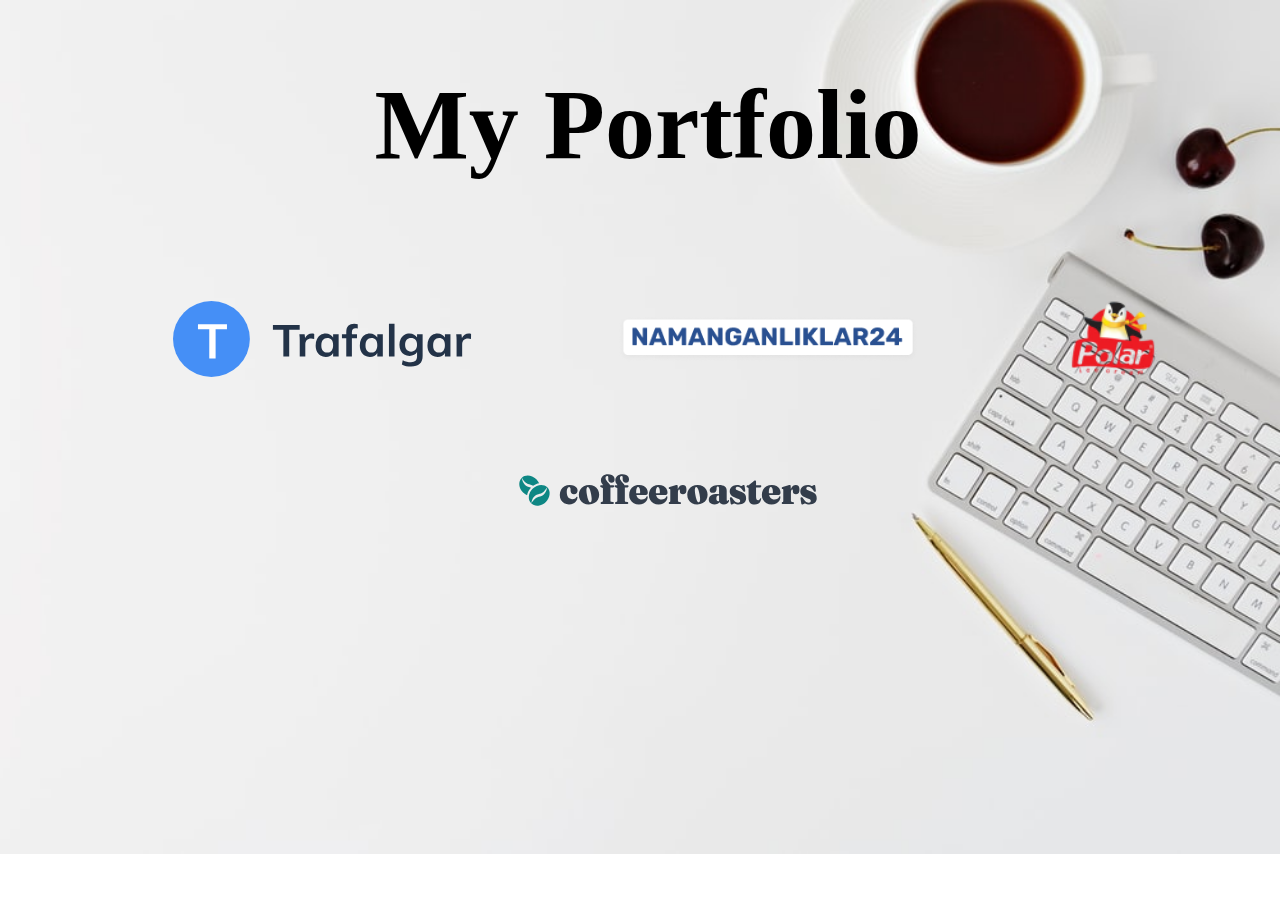
<file: index.html>
<!DOCTYPE html>
<html lang="en">
<head>
    <meta charset="UTF-8">
    <meta http-equiv="X-UA-Compatible" content="IE=edge">
    <meta name="viewport" content="width=device-width, initial-scale=1.0">
    <link rel="stylesheet" href="./css/main.css">
    <title>My Portfolio</title>
</head>
<body>
    <h1 class="heading">
        My Portfolio
    </h1>
    <div class="container">
        <ul class="sites-list">

            <li class="sites-item">
                <a href="./Trafalgar/trafalgar.html">
                    <img src="./img/trafalgar.svg" alt="logo trafalgar" width="300">
                </a>                
            </li>

            <li class="sites-item">
                <a href="./Namanganliklar24/politika.html">
                    <img src="./img/namanganlikar.png" alt="logo Namanganliklar24" width="300">
                </a>                
            </li>

            <li class="sites-item">
                <a href="./Polar/index.html">
                    <img src="./img/polar.png" alt="logo polar" width="100">
                </a>               
            </li>
            <li class="sites-item">
                <a href="./Cofeeroesters/Home_page/index.html">
                    <img src="./img/site-logo.svg" alt="logo cofeeroesters" width="300">
                </a>               
            </li>
            
        </ul>
    </div>
</body>
</html>
</file>
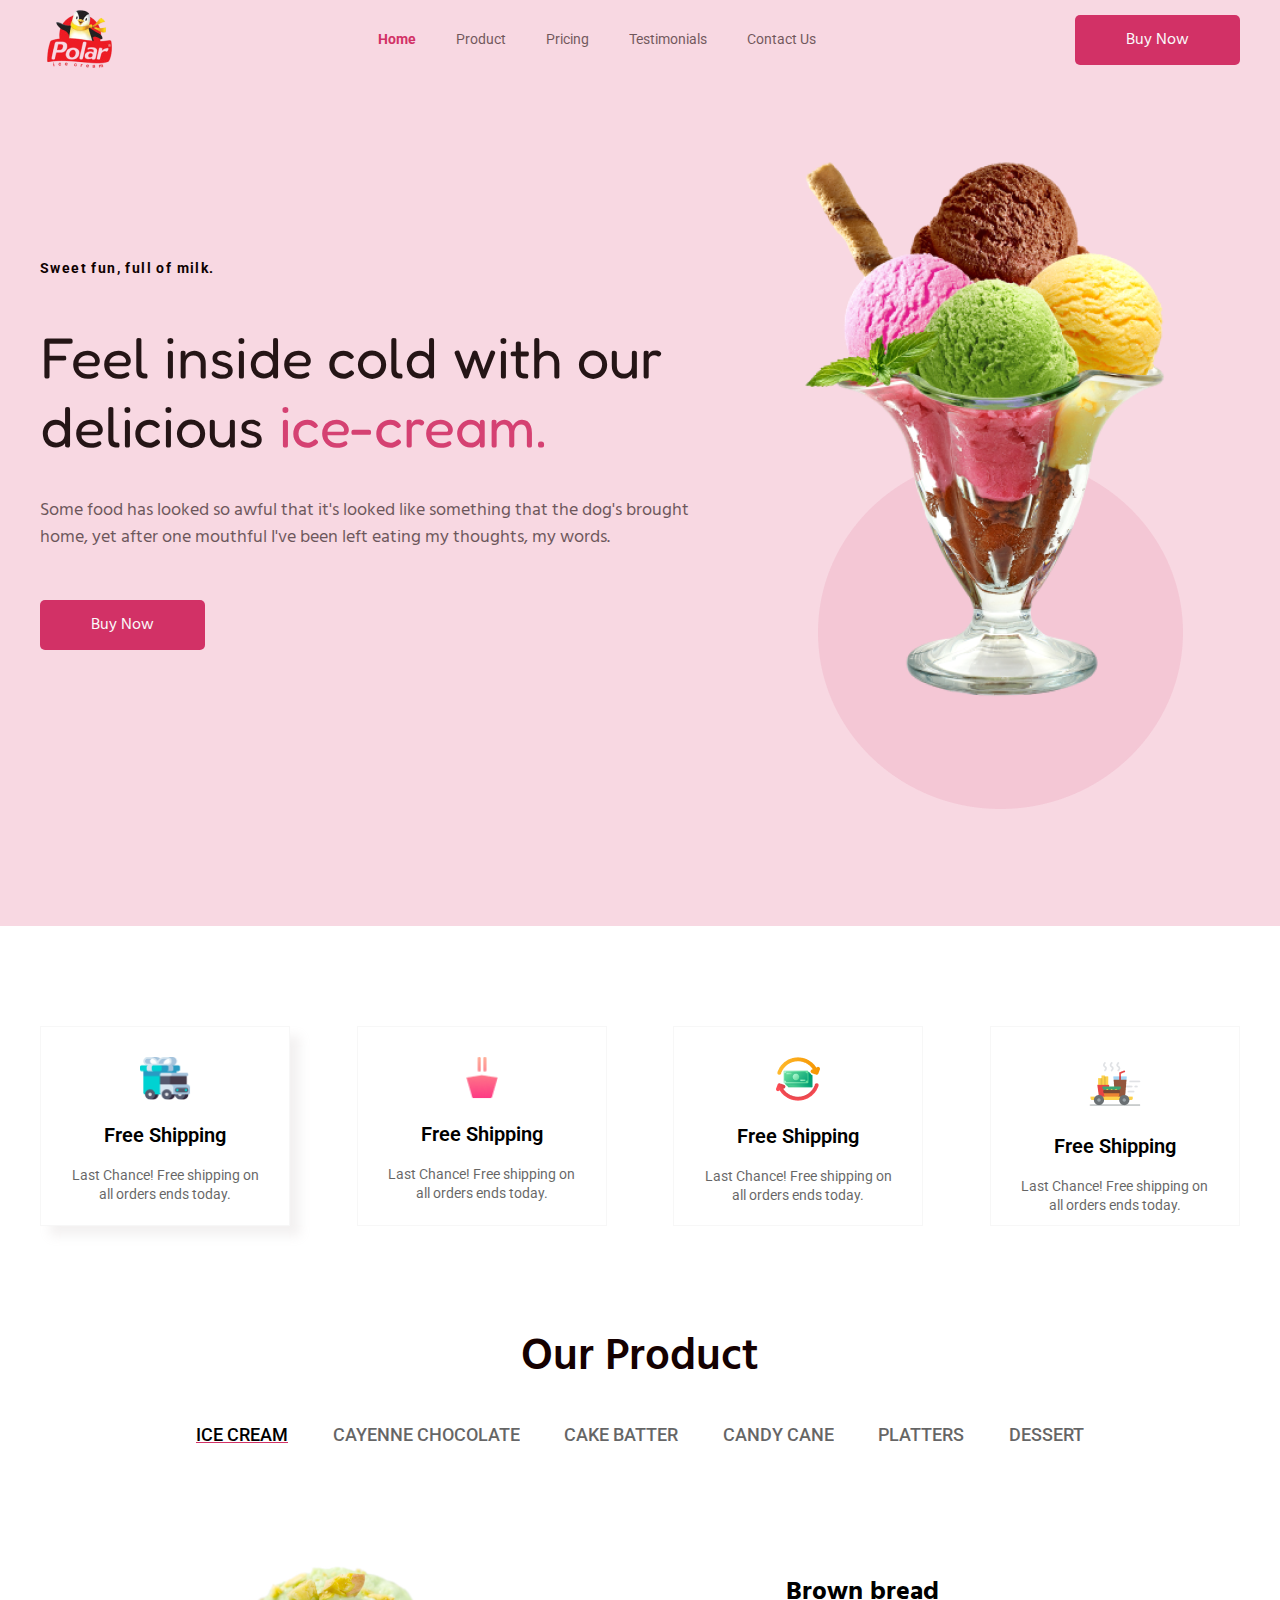
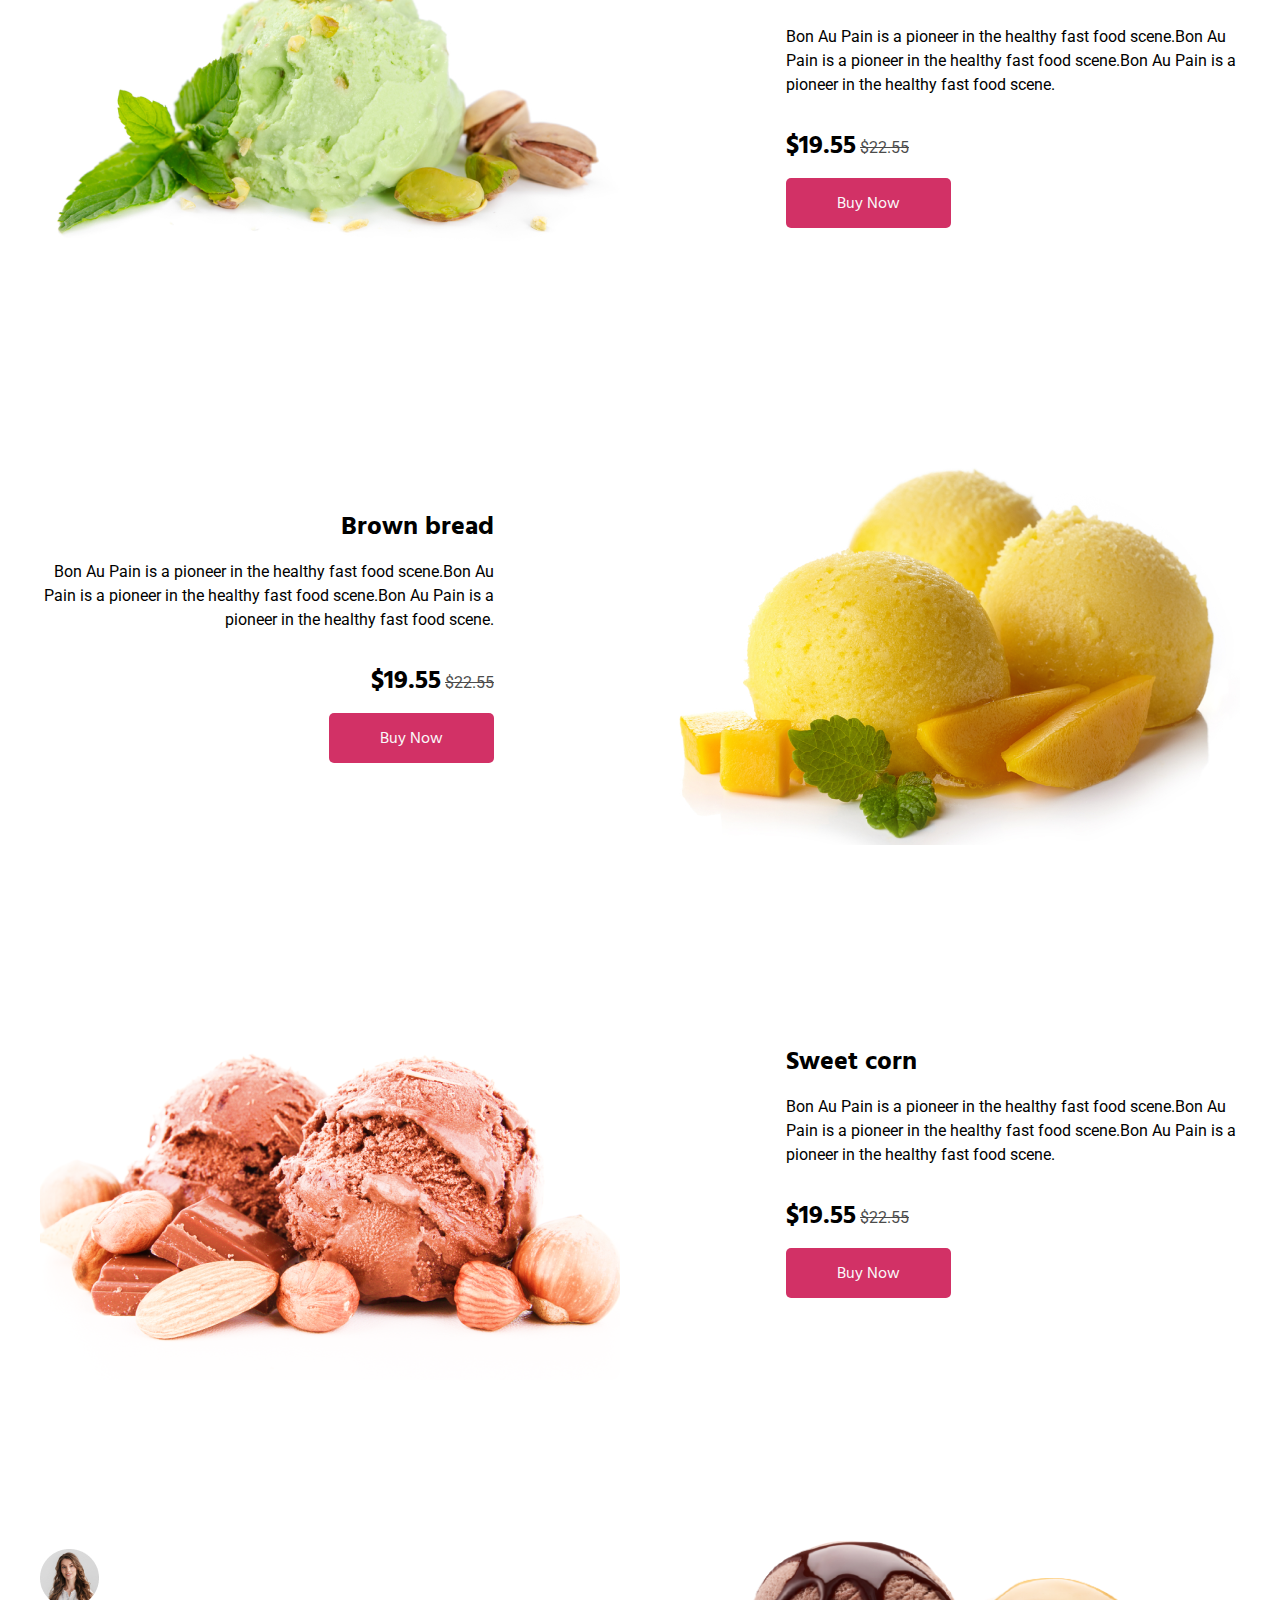
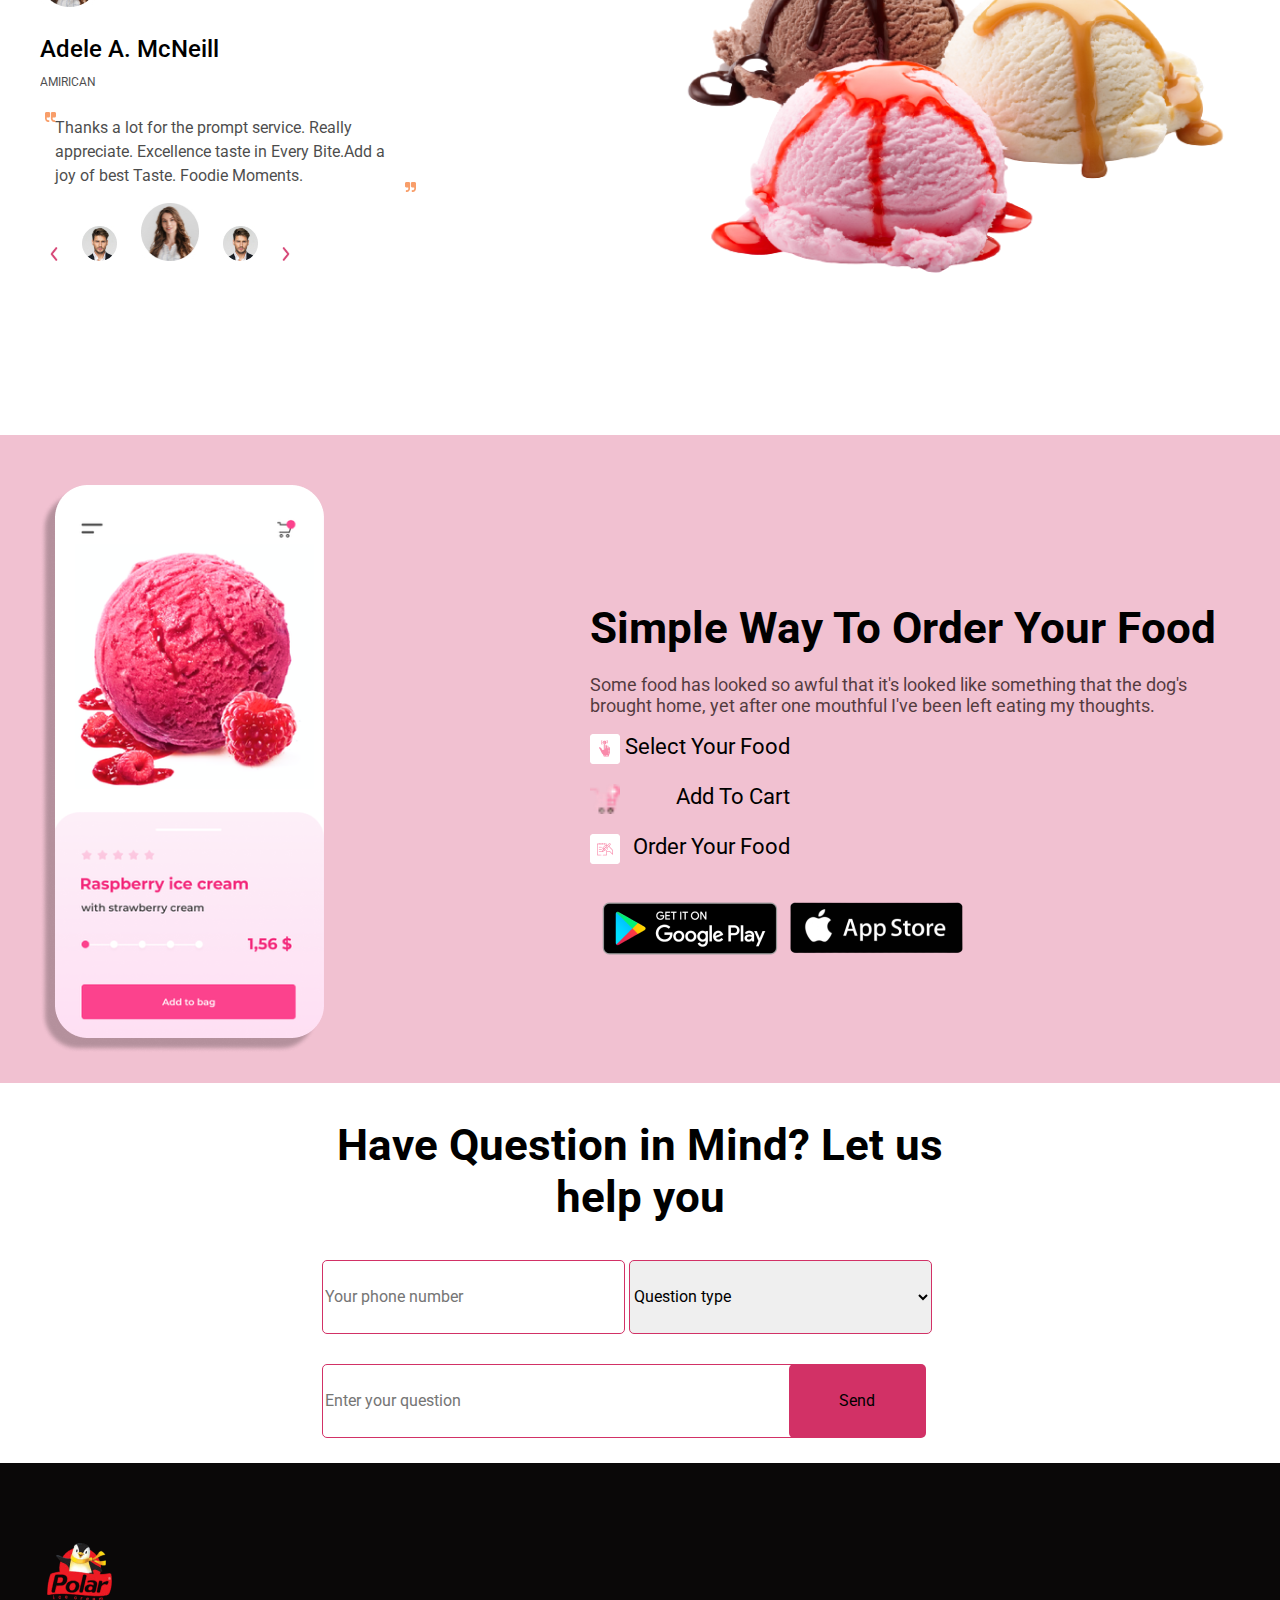
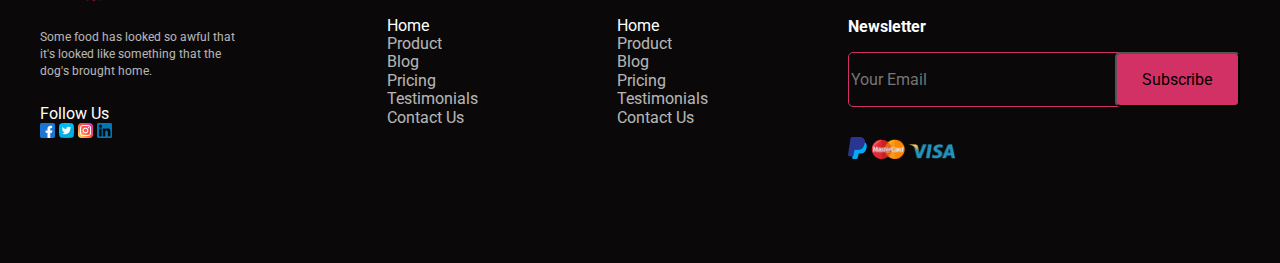
<file: Polar/index.html>
<!DOCTYPE html>
<html lang="en">
<head>
    <meta charset="UTF-8">
    <meta http-equiv="X-UA-Compatible" content="IE=edge">
    <meta name="viewport" content="width=device-width, initial-scale=1.0">
    <link rel="preconnect" href="https://fonts.googleapis.com">
    <link rel="preconnect" href="https://fonts.gstatic.com" crossorigin>
    <link href="https://fonts.googleapis.com/css2?family=Fredoka+One&family=Hind+Madurai&family=Roboto&display=swap" rel="stylesheet">
    <!-- <link rel="stylesheet" href="./css/main.css"> -->
    <link rel="stylesheet" href="./css/main.min.css">
    <link rel="stylesheet" href="./css/normalize.css">
    <title>Polar</title>
</head>
<body>
    <h1 class="visually_hidden">Ice-cream product site</h1>
    <!--Header-->
    <header class="site-header">
        
        <div class="container">
            <nav class="navbar">
                <img src="./img/images-removebg-preview1.png" alt="site-logo" width="79" height="79">
                <ul class="nav-list">
                    <li class="nav-list-item">
                        <a href="#" target="_blank" class="nav-list-item-link nav-list-item-link-active">
                            Home
                        </a>
                    </li>
                    <li class="nav-list-item">
                        <a href="#" target="_blank" class="nav-list-item-link">
                            Product
                        </a>
                    </li>
                    <li class="nav-list-item">
                        <a href="#" target="_blank" class="nav-list-item-link">
                            Pricing
                        </a>
                    </li>
                    <li class="nav-list-item">
                        <a href="#" target="_blank" class="nav-list-item-link">
                            Testimonials
                        </a>
                    </li>
                    <li class="nav-list-item">
                        <a href="#" target="_blank" class="nav-list-item-link">
                            Contact Us
                        </a>
                    </li>
                </ul>
                <a href="#" class="buy-link">
                    Buy Now
                </a>
            </nav>
        </div>
        
    </header>
    <!-- Main -->
    <main class="main">
        <section class="inside">
            <div class="inside-box container">
                <div class="inside-text">
                    <p class="inside-text-1">
                        Sweet fun, full of milk.
                    </p>
                    <h2 class="inside-header">
                        Feel inside cold with our delicious <span class="inside-header-span">ice-cream.</span>
                    </h2>
                    <p class="inside-text-2">
                        Some food has looked so awful that it's looked like something that the dog's brought home, yet after one mouthful I've been left eating my thoughts, my words.
                    </p>
                    <a href="#" class="buy-link">
                        Buy Now
                    </a>
                </div>
                <img src="./img/stakanli-marojni.png" alt="marojni" width="597" height="597">
            </div>
        </section>
        <section class="brand">
            <div class="container">
                <ul class="brand-list">
                    <li class="brand-item brand-item-active">
                        <img src="./img/car.png" alt="car" width="51" height="43">
                        <h2 class="brand-item-header">
                            Free Shipping
                        </h2>
                        <p class="brand-item-text">
                            Last Chance! Free shipping on all orders ends today.
                        </p>
                    </li>
                    <li class="brand-item">
                        <img src="./img/Group.png" alt="group" width="32" height="42">
                        <h2 class="brand-item-header">
                            Free Shipping
                        </h2>
                        <p class="brand-item-text">
                            Last Chance! Free shipping on all orders ends today.
                        </p>
                    </li>
                    <li class="brand-item">
                        <img src="./img/cash-back.png" alt="cash-back" width="44" height="44">
                        <h2 class="brand-item-header">
                            Free Shipping
                        </h2>
                        <p class="brand-item-text">
                            Last Chance! Free shipping on all orders ends today.
                        </p>
                    </li>
                    <li class="brand-item">
                        <img src="./img/fast-delivery1.png" alt="fast-delivery1" width="54" height="54">
                        <h2 class="brand-item-header">
                            Free Shipping
                        </h2>
                        <p class="brand-item-text">
                            Last Chance! Free shipping on all orders ends today.
                        </p>
                    </li>
                </ul>
            </div>
        </section>
        <section class="ice-cream-list">
            <div class="container">
                <h2 class="ice-cream-header">
                    Our Product
                </h2>
                <ul class="ice-cream-list1">
                    <li class="ice-cream-list1-item ice-cream-list1-item-active">
                        ICE CREAM
                    </li>
                    <li class="ice-cream-list1-item">
                        CAYENNE CHOCOLATE
                    </li>
                    <li class="ice-cream-list1-item">
                        CAKE BATTER
                    </li>
                    <li class="ice-cream-list1-item">
                        CANDY CANE
                    </li>
                    <li class="ice-cream-list1-item">
                        PLATTERS
                    </li>
                    <li class="ice-cream-list1-item">
                        DESSERT
                    </li>
                </ul>
                <ul class="ice-cream-list2">
                    <li class="ice-cream-list2-item">
                        <img src="./img/Rectangle74.png" alt="ice-cream" width="580" height="415" class="ice-cream-list2-item-img"> 
                        <div class="ice-cream-list2-item-text">
                            <h3 class="ice-cream-list2-item-text-header">
                                Brown bread
                            </h3>
                            <p class="ice-cream-list2-item-text">
                                Bon Au Pain is a pioneer in the healthy fast food scene.Bon Au Pain is a pioneer in the healthy fast food scene.Bon Au Pain is a pioneer in the healthy fast food scene.
                            </p>
                            <div class="wrapper">
                                <span class="ice-cream-list2-item-span">$19.55</span>
                                <del class="ice-cream-list2-item-del">$22.55</del>
                            </div>
                            <a href="#" class="buy-link">
                                Buy Now
                            </a>
                        </div>
                    </li>
                    <li class="ice-cream-list2-item">
                        <div class="ice-cream-list2-item-text">
                            <h3 class="ice-cream-list2-item-text-header">
                                Brown bread
                            </h3>
                            <p class="ice-cream-list2-item-text">
                                Bon Au Pain is a pioneer in the healthy fast food scene.Bon Au Pain is a pioneer in the healthy fast food scene.Bon Au Pain is a pioneer in the healthy fast food scene.
                            </p>
                            <div class="wrapper">
                                <span class="ice-cream-list2-item-span">$19.55</span>
                                <del class="ice-cream-list2-item-del">$22.55</del>
                            </div>
                            <a href="#" class="buy-link">
                                Buy Now
                            </a>

                        </div>
                        <img src="./img/Rectangle78.png" alt="ice-cream" width="580" height="415" class="ice-cream-list2-item-img"> 
                    </li>
                    <li class="ice-cream-list2-item">
                        <img src="./img/Rectangle79.png" alt="ice-cream" width="580" height="415" class="ice-cream-list2-item-img"> 
                        <div class="ice-cream-list2-item-text">
                            <h3 class="ice-cream-list2-item-text-header">
                                Sweet corn
                            </h3>
                            <p class="ice-cream-list2-item-text">
                                Bon Au Pain is a pioneer in the healthy fast food scene.Bon Au Pain is a pioneer in the healthy fast food scene.Bon Au Pain is a pioneer in the healthy fast food scene.
                            </p>
                            <div class="wrapper">
                                <span class="ice-cream-list2-item-span">$19.55</span>
                                <del class="ice-cream-list2-item-del">$22.55</del>
                            </div>
                            <a href="#" class="buy-link">
                                Buy Now
                            </a>
                        </div>
                    </li>
                    <li class="ice-cream-list2-item_">
                        <div class="ice-cream-list2-item-text2">
                            <div class="wrapp">
                                <img src="./img/Ellipse21.jpg" alt="girl image" width="59" height="58">
                                <div class="wrapp-text">
                                    <h3 class="wrapp-text-header">
                                        Adele A. McNeill
                                    </h3>
                                    <p class="wrapp-text-p">
                                        AMIRICAN
                                    </p>
                                </div>
                            </div>
                            <blockquote class="paragroph">Thanks a lot for the prompt service. Really appreciate. Excellence taste in Every Bite.Add a joy of best Taste. Foodie Moments. </blockquote>
                            <div class="person-images">
                                <img src="./img/left.png" alt="left" width="8" height="14" class="person-img">
                                <img src="./img/MaskGroup.jpg" alt="Mask" width="35" height="35" class="person-img"> 
                                <img src="./img/Ellipse21.jpg" alt="girl image" width="58" height="58" class="person-img">
                                <img src="./img/MaskGroup.jpg" alt="Mask" width="35" height="35" class="person-img">
                                <img src="./img/right.png" alt="left" width="8" height="14" class="person-img">
                            </div>
                        </div>
                        <img src="./img/uLkF7xc5W6-removebg-preview1.png" alt="ice-cream" width="580" height="415" class="ice-cream-list2-item-img"> 
                    </li>
                </ul>
            </div>
        </section>
        <section class="dowloand">
            <div class="simple container">
                <img src="./img/image28.png" alt="telephone">
                <div class="dowloand-text">
                    <h2 class="dowloand-header">
                        Simple Way To Order Your Food
                    </h2>
                    <p class="dowloand-paragroph">
                        Some food has looked so awful that it's looked like something that the dog's brought home, yet after one mouthful I've been left eating my thoughts.
                    </p>
                    <ul class="dowloand-list">
                        <li class="dowloand-item">
                            <img src="./img/Group92.png" alt="food" width="30" height="30">
                            <p class="dowloand-item-text">
                                Select Your Food
                            </p>
                        </li>
                        <li class="dowloand-item">
                            <img src="./img/add-to-cart1.png" alt="card" width="30" height="30">
                            <p class="dowloand-item-text">
                                Add To Cart
                            </p>
                        </li>
                        <li class="dowloand-item">
                            <img src="./img/Group1.png" alt="img" width="30" height="30">
                            <p class="dowloand-item-text">
                                Order Your Food
                            </p>
                        </li>
                    </ul>
                    <div class="dowloand-images">
                        <img src="./img/en_badge_web_generic-removebg-preview1.png" alt="play market" width="200" height="77">
                        <img src="./img/logo-app-store-brand-font-png-favpng-Gb5FcTZcrb9bRikX49s26mMVn-removebg-preview1.png" alt="appstore" width="173" height="88">
                    </div>
                </div>
            </div>
        </section>
        <section class="form-wrapper">
            <form action="https://echo.htmlacademy.ru/" method="POST" class="site_form">
                <h2 class="form-header">
                    Have Question in Mind? Let us help you
                </h2>
                <div class="inputs">
                    <label for="f-name" class="visually_hidden">Number</label>
                    <input type="tel" name="ucer_number" id="ucer_number" placeholder="Your phone number" required class="ucer_number"> 
                    <select name="question_type" id="#" class="ucer_question">
                        <option value="" disabled selected hidden>Question type</option>
                        <option value="Question type">___________</option>
                        <option value="Question type">___________</option>
                        <option value="Question type">___________</option>
                    </select>
                    <label for="text" class="visually_hidden"></label>
                    <input type="text" name="ucer_text_quetion" id="text" placeholder="Enter your question" required class="ucer_text">
                    <button class="button">Send</button>
                </div>
            </form>
        </section>
    </main>
    <!--Footer-->
    <footer class="site-footer">
        <div class="container">
            <img src="./img/images-removebg-preview1.png" alt="logo">
            <div class="footer-listes">
                <div class="follower">
                    <p class="follower-text">
                        Some food has looked so awful that it's looked like something that the dog's brought home.
                    </p>
                    <span class="follower-span">
                        Follow Us
                    </span>
                    <div class="messengers">
                        <img src="./img/facebook1.png" alt="facebook logo">
                        <img src="./img/twitter1.png" alt="twiter logo">
                        <img src="./img/instagram1.png" alt="insta logo">
                        <img src="./img/linkedin1.png" alt="linkedin logo">
                    </div>
                </div>
                <ul class="footer-list-1">
                    <li class="footer-list-1-item footer-list-1-item-active">
                        Home
                    </li>
                    <li class="footer-list-1-item">
                        Product
                    </li>
                    <li class="footer-list-1-item">
                        Blog
                    </li>
                    <li class="footer-list-1-item">
                        Pricing
                    </li>
                    <li class="footer-list-1-item">
                        Testimonials
                    </li>
                    <li class="footer-list-1-item">
                        Contact Us
                    </li>
                </ul>
                <ul class="footer-list-2">
                    <li class="footer-list-2-item footer-list-2-item-active">
                        Home
                    </li>
                    <li class="footer-list-2-item">
                        Product
                    </li>
                    <li class="footer-list-2-item">
                        Blog
                    </li>
                    <li class="footer-list-2-item">
                        Pricing
                    </li>
                    <li class="footer-list-2-item">
                        Testimonials
                    </li>
                    <li class="footer-list-2-item">
                        Contact Us
                    </li>
                </ul>
                <div class="newsletter">
                    <h3 class="newsletter-header">Newsletter</h3>
                    <label for="email"></label>
                    <input type="email" name="ucer_email" id="email" placeholder="Your Email" class="email-ucer" required>
                    <button class="button-2">Subscribe</button>
                    <div class="wrapper__">
                        <img src="./img/Group118.png" alt="paypal" width="19" height="22">
                        <img src="./img/Group117.png" alt="masterpay" width="34" height="20">
                        <img src="./img/visa.png" alt="visa" width="47" height="15">
                    </div>
                </div>
            </div>
        </div>
    </footer>
</body>
</html>
</file>
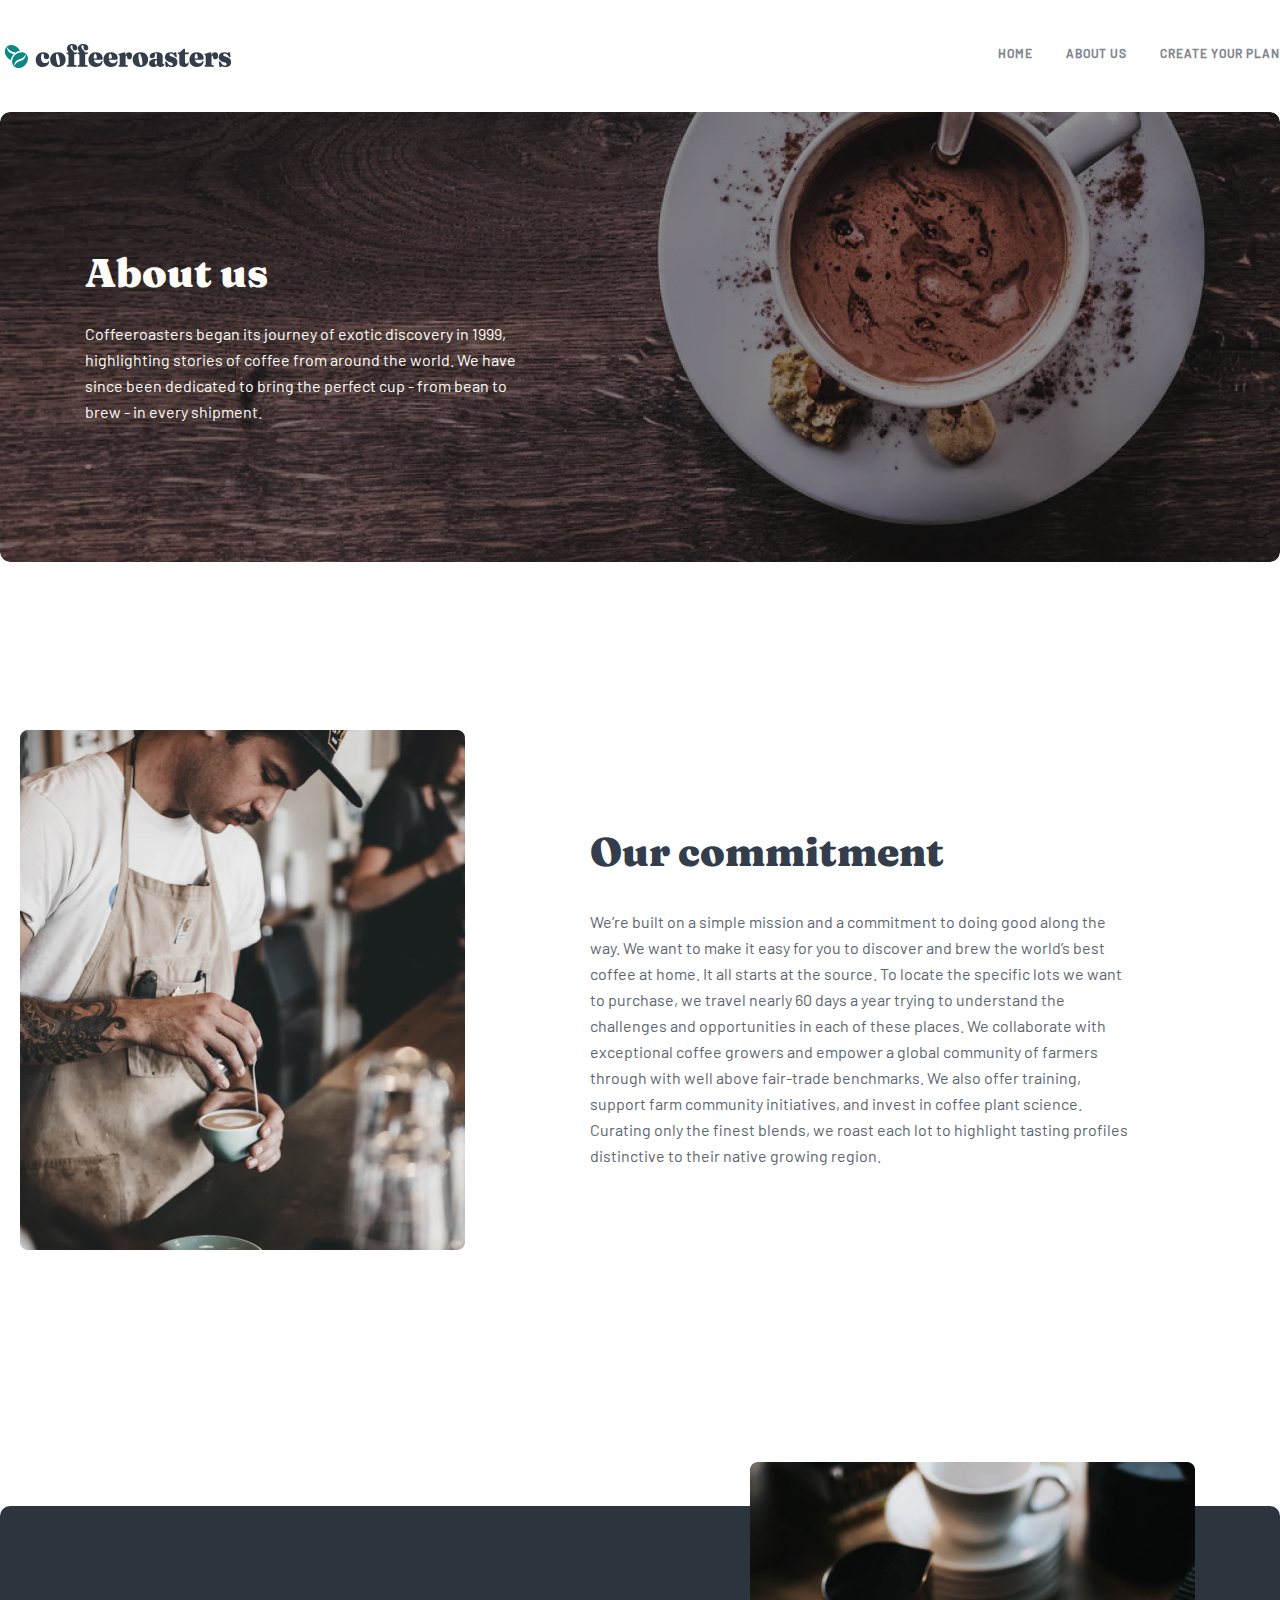
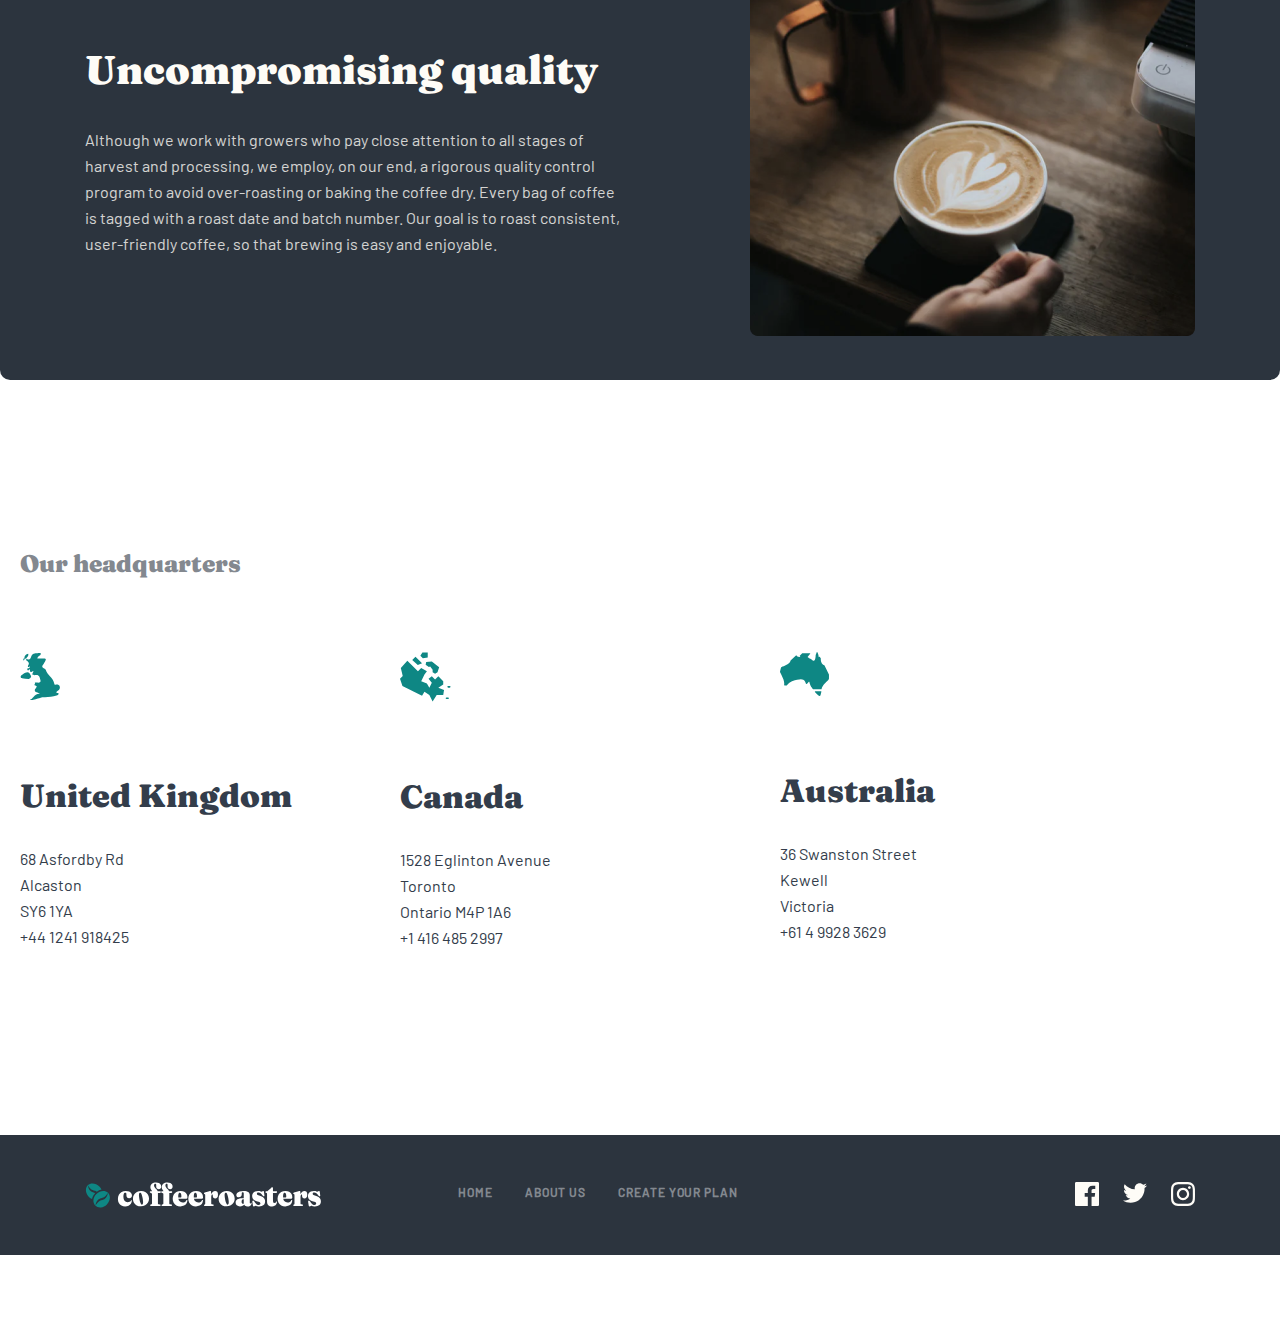
<file: Cofeeroesters/About_us/index.html>
<!DOCTYPE html>
<html lang="en">
<head>
    <meta charset="UTF-8">
    <meta http-equiv="X-UA-Compatible" content="IE=edge">
    <meta name="viewport" content="width=device-width, initial-scale=1.0">
    <!-- <link rel="stylesheet" href="./css/main.css"> -->
    <link rel="stylesheet" href="./css/main.min.css">
    <link rel="stylesheet" href="./css/normalize.css">
    <title>Cofeeroesters</title>
</head>
<body>
    <!-- Header -->
    <header class="site__header">
        
        <div class="wrapper container">
            <img class="site__logo" src="./img/site-logo.svg" alt="logo" width="236" height="26">
            <nav class="nav">
                <ul class="nav__list">
                    <li class="nav__item">
                        <a class="nav__link" href="#" target="_blank">
                            HOME
                        </a>
                    </li>
                    <li class="nav__item">
                        <a class="nav__link" href="#" target="_blank">
                            ABOUT US
                        </a>
                    </li>
                    <li class="nav__item">
                        <a class="nav__link" href="#" target="_blank">
                            Create your plan
                        </a>
                    </li>
                </ul>
            </nav>
        </div>
        
    </header>
    
    <!-- Main -->
    <main class="main">
        
        <section class="bitmap">
            <div class="about container">
                <h1 class="abuot__header">
                    About us
                </h1>
                <p class="about__text">
                    Coffeeroasters began its journey of exotic discovery in 1999, highlighting stories of coffee from around the world. We have since been dedicated to bring the perfect cup - from bean to brew - in every shipment.
                </p>
            </div>
        </section>
        
        <section class="our">
            <div class="commit container">
                
                <img class="commit__img" src="./img/work.jpg" alt="work" width="445" height="520">
                <div class="commit__text">
                    <h2 class="commit__header">
                        Our commitment
                    </h2>
                    <p class="commit__p">
                        We’re built on a simple mission and a commitment to doing good along the way. We want to make it easy for you to discover and brew the world’s best coffee at home. It all starts at the source. To locate the specific lots we want to purchase, we travel nearly 60 days a year trying to understand the challenges and opportunities in each of these places. We collaborate with exceptional coffee growers and empower a global community of farmers through with well above fair-trade benchmarks. We also offer training, support farm community initiatives, and invest in coffee plant science. Curating only the finest blends, we roast each lot to highlight tasting profiles distinctive to their native growing region.
                    </p>
                </div>
                
            </div>
        </section>
        
        <section class="quality">
            <div class="cofee container">
                <div class="cofee__text">
                    <h2 class="cofee__header">
                        Uncompromising quality
                    </h2>
                    <p class="cofee__p">
                        Although we work with growers who pay close attention to all stages of harvest and processing, we employ, on our end, a rigorous quality control program to avoid over-roasting or baking the coffee dry. Every bag of coffee is tagged with a roast date and batch number. Our goal is to roast consistent, user-friendly coffee, so that brewing is easy and enjoyable.
                    </p>
                </div>
                <img class="cofee__img" src="./img/cofee.jpg" alt="cofee img" width="445" height="474">
            </div>
        </section>
        
        <section class="quarted">
            <div class="container">
                <h2 class="quarted__header">Our headquarters</h2>
                <ul class="quarted__list">
                    <li class="quarted__item">
                        <img class="quarted__item-img" src="./img/Combined_Shape.svg" alt="United Kingdom" width="41" height="49">
                        <h3 class="quarted__item-header">United Kingdom</h3>
                        <p class="quarted__item-text">
                            68  Asfordby Rd
                            <br>
                            Alcaston
                            <br>
                            SY6 1YA
                            <br>
                            +44 1241 918425
                        </p>
                    </li>
                    <li class="quarted__item">
                        <img class="quarted__item-img" src="./img/Combined_Shape-2.svg" alt="Canada" width="51" height="50">
                        <h3 class="quarted__item-header">Canada</h3>
                        <p class="quarted__item-text">
                            1528  Eglinton Avenue
                            <br>
                            Toronto
                            <br>
                            Ontario M4P 1A6
                            <br>
                            +1 416 485 2997
                        </p>
                    </li>
                    <li class="quarted__item">
                        <img class="quarted__item-img" src="./img/Combined_Shape-3.svg" alt="Australia" width="49" height="44">
                        <h3 class="quarted__item-header">Australia</h3>
                        <p class="quarted__item-text">
                            36 Swanston Street
                            <br>
                            Kewell
                            <br>
                            Victoria
                            <br>
                            +61 4 9928 3629
                        </p>
                    </li>
                </ul>
            </div>
        </section>
        
    </main>
    
    <!-- Footer -->
    <footer class="site__footer">

        <div class="links container">
            <a href="#" target="_blank">
                <img src="./img/site-logo-2.svg" alt="site-logo" width="236" height="26">
            </a>
            <ul class="links__list">
                <li class="links__item">
                    <a class="links__item-link" href="#">
                        HOME
                    </a>
                </li>
                <li class="links__item">
                    <a class="links__item-link" href="#">
                        ABOUT US
                    </a>
                </li>
                <li class="links__item">
                    <a class="links__item-link" href="#">
                        Create your plan
                    </a>
                </li>
            </ul>
            <div class="links__images">
                <a href="#">
                    <img src="./img/facebook.svg" alt="facebook">
                </a>
                <a href="#">
                    <img src="./img/twiter.svg" alt="twiter">
                </a>
                <a href="#">
                    <img src="./img/insta.svg" alt="instagram">
                </a>
            </div>
        </div>

    </footer>

</body>
</html>
</file>
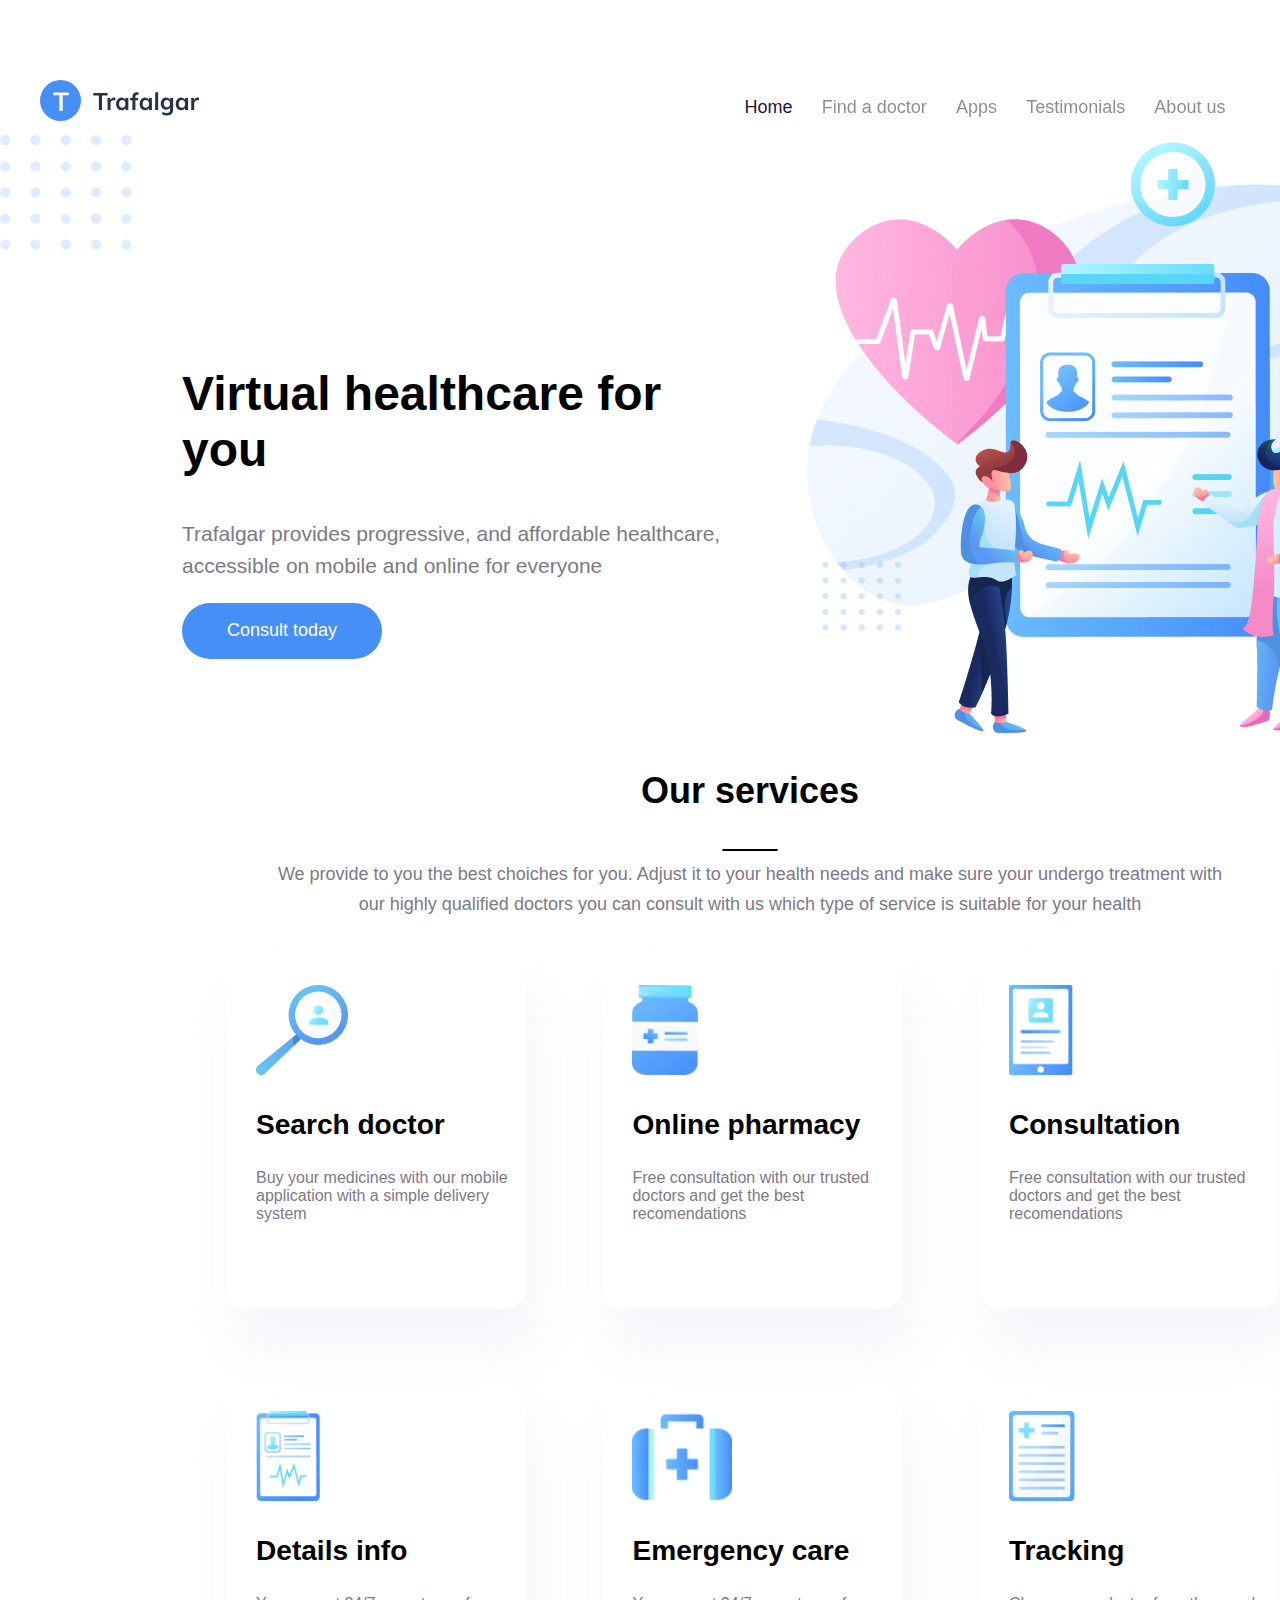
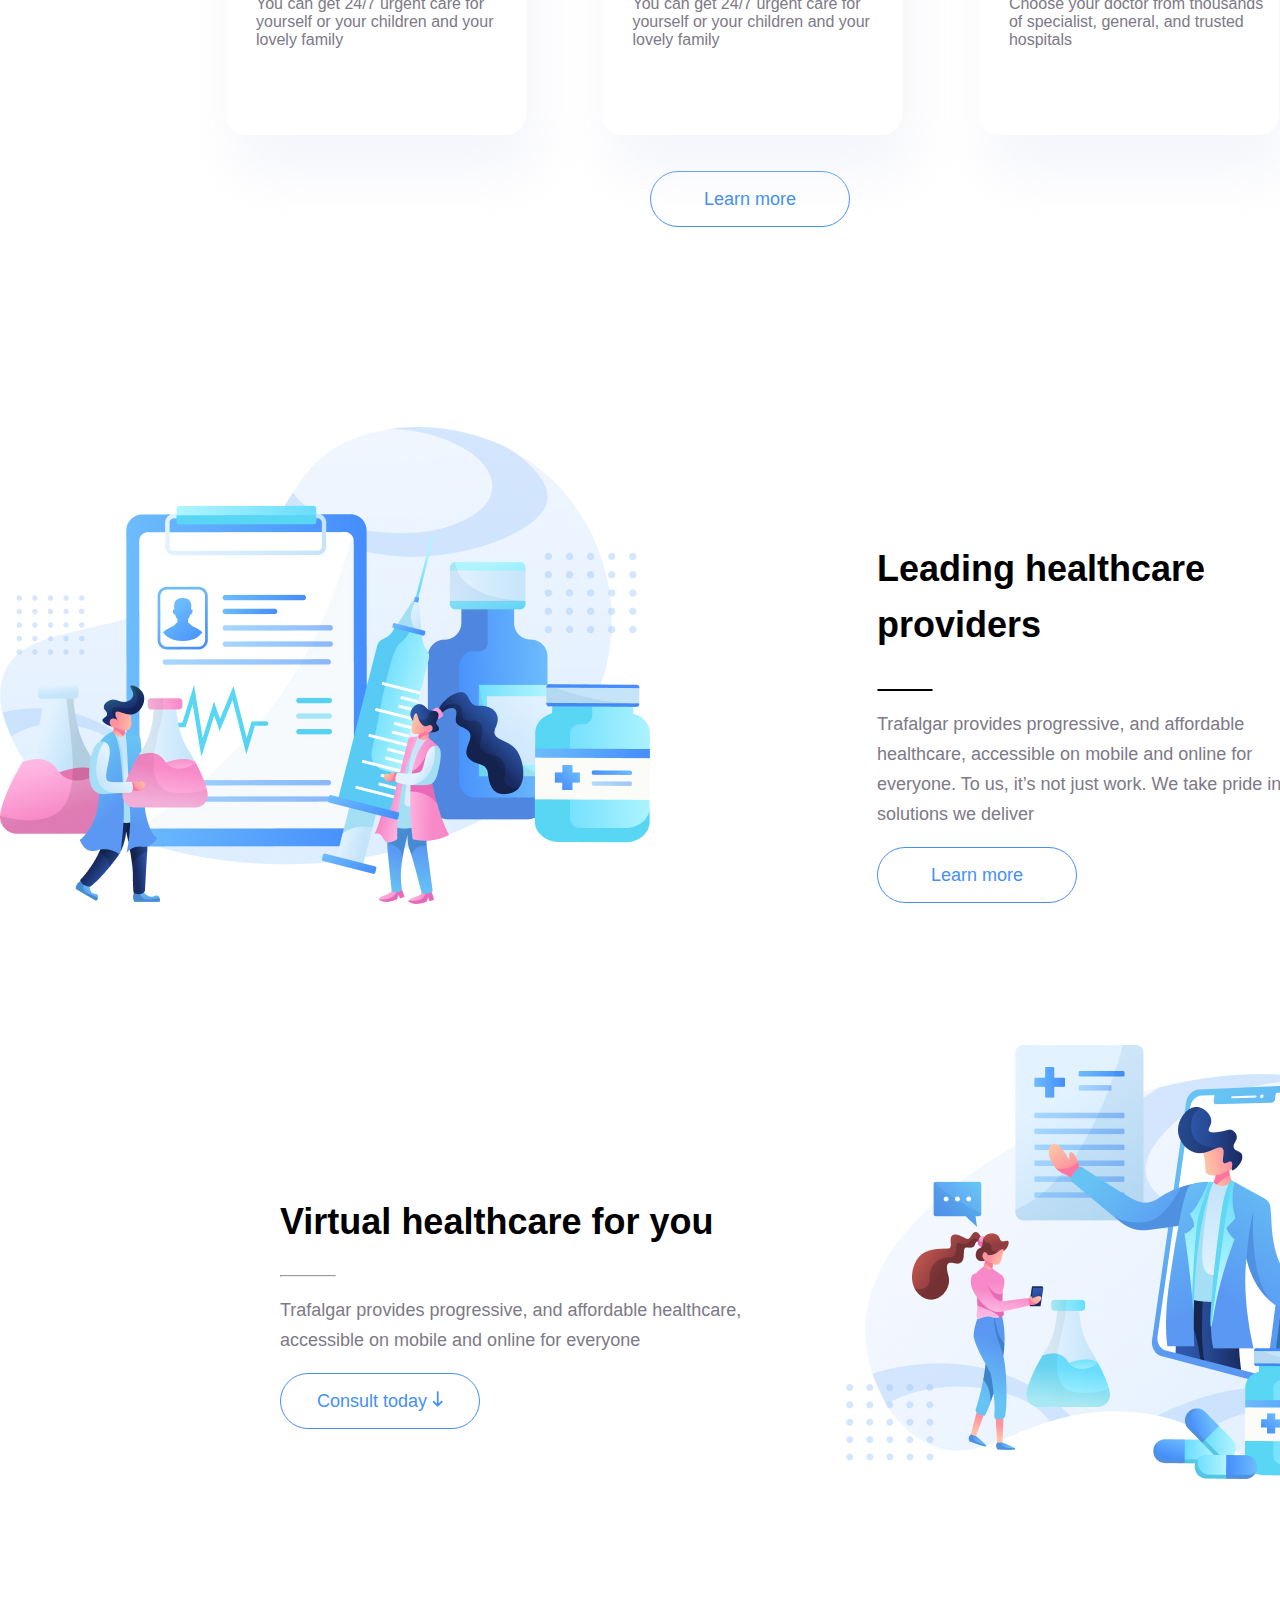
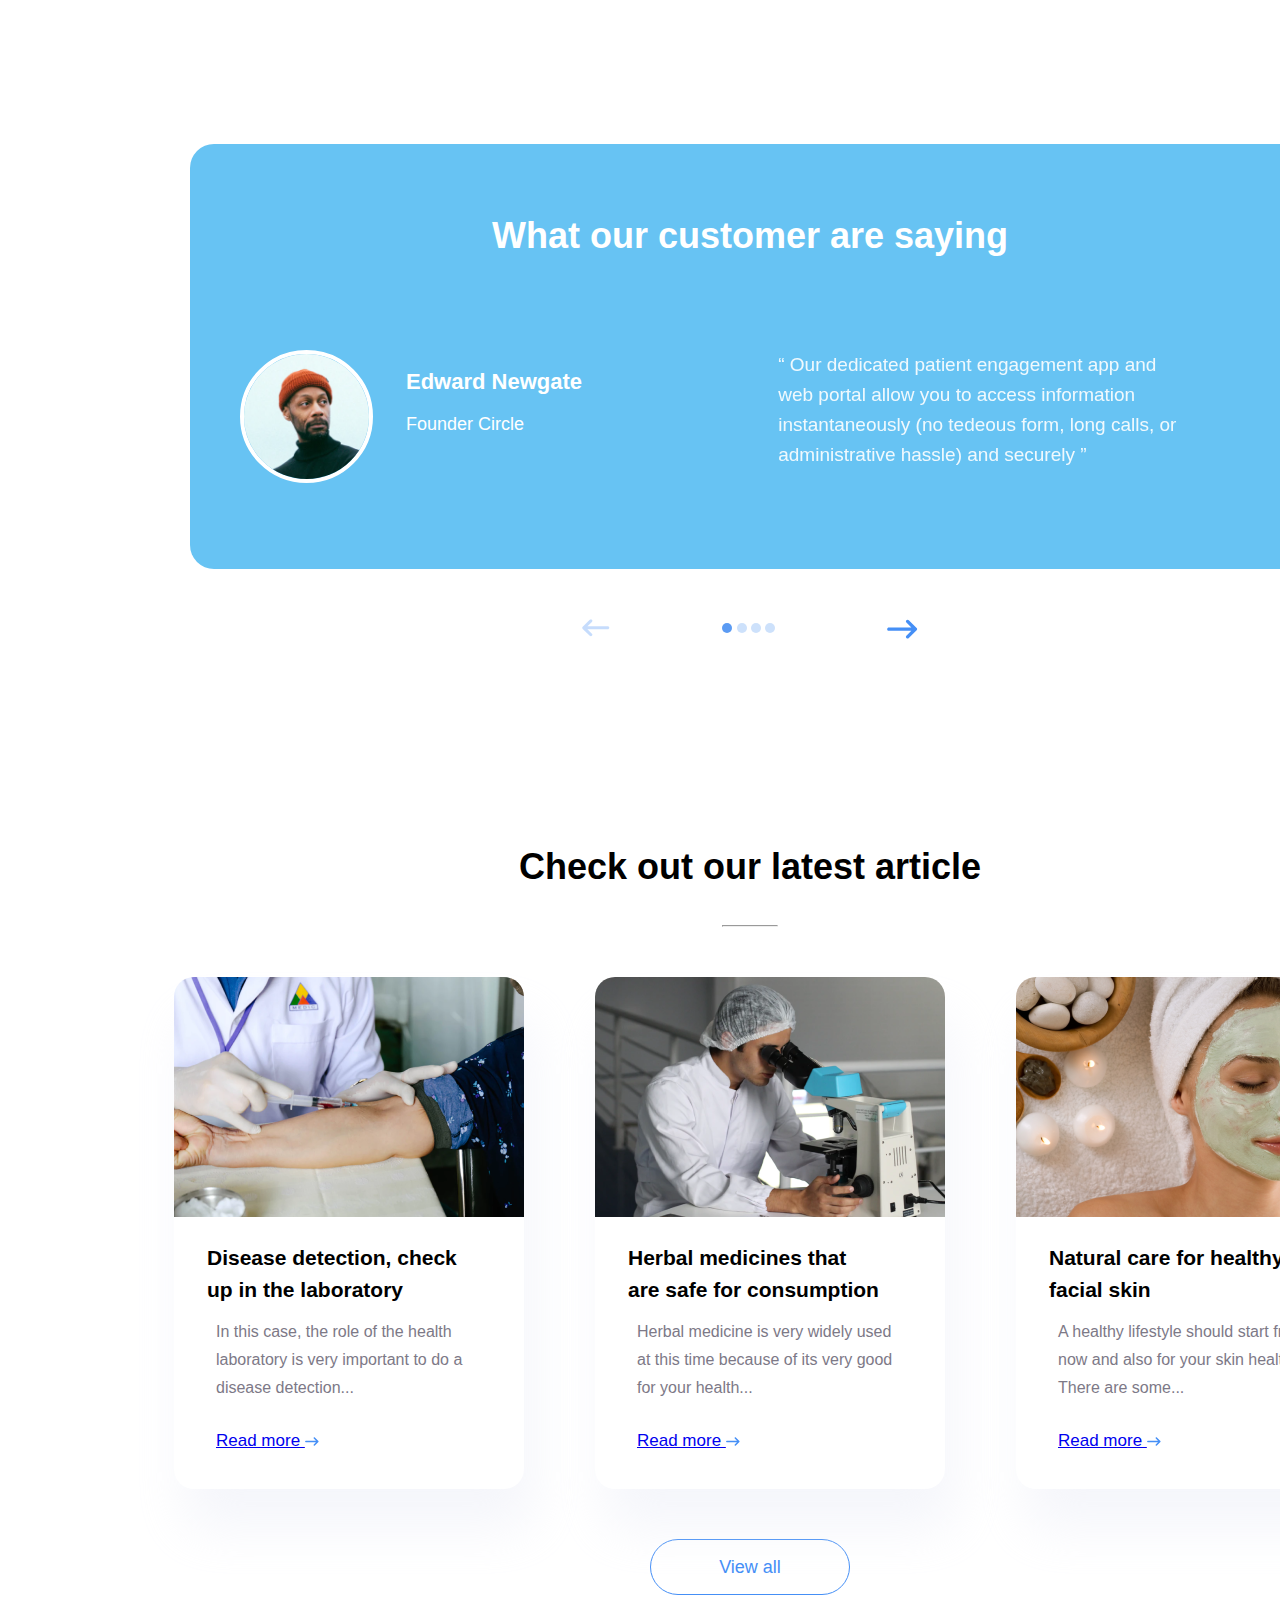
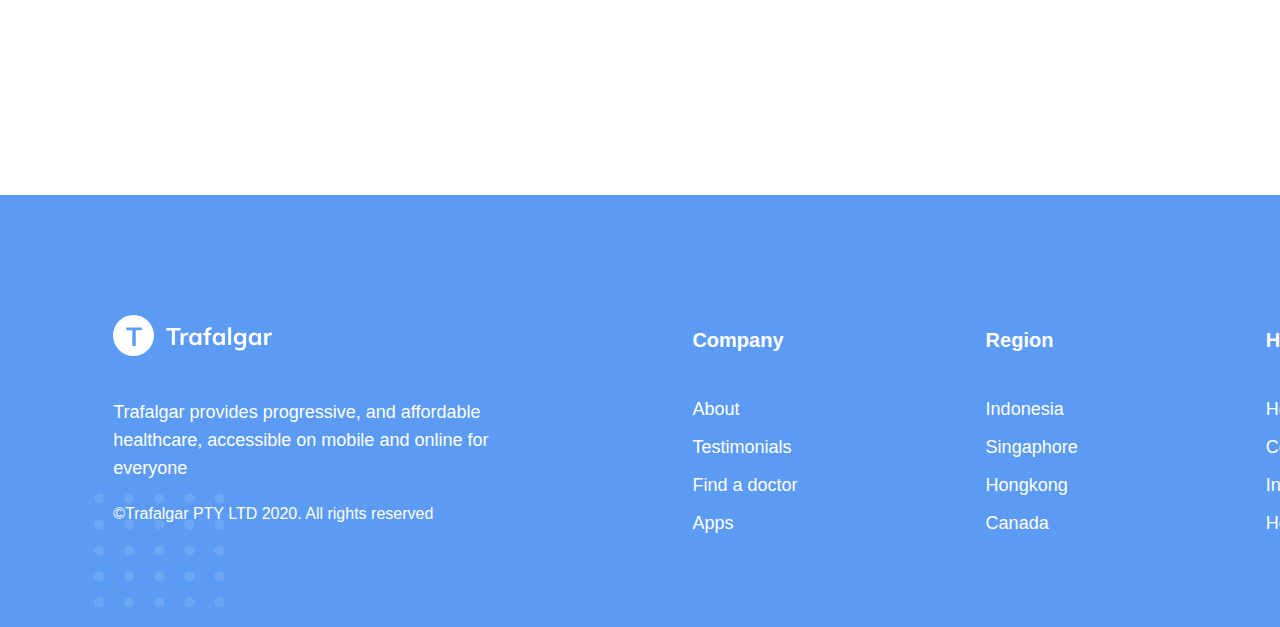
<file: Trafalgar/trafalgar.html>
<!DOCTYPE html>
<html lang="en">
<head>
    <meta charset="UTF-8">
    <meta http-equiv="X-UA-Compatible" content="IE=edge">
    <meta name="viewport" content="width=device-width, initial-scale=1.0">
    <link rel="stylesheet" href="./css/style.css">
    <title>5-dars</title>
</head>
<body>
    <!-- HEADER -->
    <h1>HEADER</h1>
    <header class="site-header">
        
        <a href="#" class="header_link">
            <img class="header_link_img" src="./img/logo.svg" alt="logotip" width="160" height="41">
        </a>
        
        <ul class="header_list">
            
            <li class="header_item list_item_active">
                <a href="#">Home</a>
            </li>
            
            <li class="header_item">
                <a href="#">Find a doctor</a>
            </li>
            
            <li class="header_item">
                <a href="#">Apps</a>
            </li>
            
            <li class="header_item">
                <a href="#">Testimonials</a>
            </li>
            
            <li class="header_item">
                <a href="#">About us</a>
            </li>
            
        </ul>
        
    </header>
    <!-- MAIN -->
    <main class="main">
        
        <div class="container-1">
            
            <img src="./img/element.svg" alt="element" width="132" height="115">
            
            <div class="virtual">
                
                <h2 class="virtual_header">
                    Virtual healthcare 
                    for you  
                </h2>
                
                <p class="virtual_paragroph">
                    Trafalgar provides progressive, and affordable 
                    healthcare, accessible on mobile and online 
                    for everyone
                </p>
                
                <a href="#" class="virtual_link">
                    Consult today
                </a>
                
            </div>
            
            <img src="./img/trafalgar-1.jpg" alt="trafalgor" width="693" height="598">  
            
        </div>
        
        <div class="container-2">
            
            <h2 class="container-2_header">
                Our services
            </h2>
            
            <hr class="container-2_hr">
            
            <p class="container-2_paragroph">
                We provide to you the best choiches for you. Adjust it to your health needs and make sure your undergo treatment with our highly qualified doctors you can consult with us which type of service is suitable for your health
            </p>
            
            <ul class="container-2_list">
                
                <li class="container-2_item">
                    <img src="./img/lupa.png" alt="lupa" width="92" height="90">
                    <a href="#">
                        <h3>Search doctor</h3>
                    </a>
                    <p>Buy  your medicines with our mobile application with a simple delivery system</p>
                </li>
                
                <li class="container-2_item">
                    <img src="./img/pharmacy.png" alt="pharmacy" width="62" height="85">
                    <a href="#">
                        <h3>Online pharmacy</h3>
                    </a>
                    <p>Free consultation with our trusted doctors and get the best recomendations</p>
                </li>
                
                <li class="container-2_item">
                    <img src="./img/Consultation.png" alt="consultation" width="67" height="95">
                    <a href="#">
                        <h3>Consultation</h3>
                    </a>         
                    <p>Free consultation with our trusted doctors and get the best recomendations</p>
                    
                </li>
                
                <li class="container-2_item">
                    <img src="./img/Details.png" alt="Details" width="67" height="95">
                    <a href="#">
                        <h3>Details info</h3>
                    </a>
                    <p>You can get 24/7 urgent care for yourself or your children and your lovely family</p>
                </li>
                
                <li class="container-2_item">
                    <img src="./img/care.png" alt="care" width="80" height="71">
                    <a href="#">
                        <h3>Emergency care</h3>
                    </a>
                    <p>You can get 24/7 urgent care for yourself or your children and your lovely family </p>
                </li>
                
                <li class="container-2_item">
                    <img src="./img/Tracking.png" alt="Tracking" width="70" height="95">
                    <a href="#">
                        <h3>Tracking</h3>
                    </a>
                    <p>Choose your doctor from thousands of specialist, general, and trusted hospitals</p>
                </li>
                
            </ul>
            
            <a href="#" class="container-2_link">
                Learn more
            </a>
            
        </div>
        
        <div class="container-3">
            <img src="./img/trafalgar-2.jpg" alt="trafalgor" width="650" height="477">
            <div class="leading">
                <h3 class="leading_header">
                    Leading healthcare providers
                </h3>
                <hr class="leading_hr">
                <p class="leading_paragroph">
                    Trafalgar provides progressive, and affordable healthcare, accessible on mobile and online for everyone. To us, it’s not just work. We take pride 
                    in the solutions we deliver
                </p>
                <a href="#" class="leading_link">
                    Learn more
                </a>
            </div>
        </div>
        
        <div class="container-4">
            
            <div class="dowland">
                
                <h2 class="dowland_header">
                    Virtual healthcare 
                    for you  
                </h2>
                
                <hr class="downland_hr">
                
                <p class="dowland_paragroph">
                    Trafalgar provides progressive, and affordable 
                    healthcare, accessible on mobile and online 
                    for everyone
                </p>
                
                <a href="#" class="dowland_link">
                    Consult today
                    <img src="./img/Vector.png" alt="vector">
                </a>
                
            </div>
            
            <img src="./img/trafalgar-3.jpg" alt="trafalgor" width="665" height="434">
            
        </div>
        
        <div class="container-5">
            <h2 class="container-5_header">
                What our customer are saying
            </h2>
            <div class="customer">
                
                <div class="person">
                    <img src="./img/image_1.png" alt="consultation" width="133" height="133">
                    <div class="person_name">
                        <h3 class="person_name_header">Edward Newgate</h3>
                        <p class="person_name_paragroph">Founder Circle</p>
                    </div>
                </div>
                <q>
                    Our dedicated patient engagement app and 
                    web portal allow you to access information instantaneously (no tedeous form, long calls, 
                    or administrative hassle) and securely
                </q>
            </div>
        </div>
        
        <div class="mini_container">
            <img class="mini_container-img" src="./img/Vector_left.svg" alt="left" width="28" height="18">
            <div class="spans">
                <span class="mini_container-span mini_container-span_active"></span>
                <span class="mini_container-span "></span>
                <span class="mini_container-span "></span>
                <span class="mini_container-span "></span>
            </div>
            <img class="mini_container-img mini_container-img_active" src="./img/Vector-right.svg" alt="right">
        </div>
        
        <div class="container-6">
            
            <h2 class="container-6_header">Check out our latest article</h2>
            
            <hr class="container-6_hr">
            
            <ul class="container-6_list">
                
                <li class="container-6_item">
                    <img src="./img/laboratory_img-1.png" alt="laboratory" class="container-6_item-img">
                    <h3 class="container-6_item-header">
                        Disease detection, check 
                        up in the laboratory
                    </h3>
                    <p class="container-6_item-p">
                        In this case, the role of the health laboratory is very important to do
                        a disease detection...
                    </p>
                    <a href="#" class="container-6_item-link">
                        Read more 
                        <img src="./img/Vector-right.svg" alt="right" width="14" height="9">
                    </a>
                </li>
                
                <li class="container-6_item">
                    <img src="./img/laboratory_img-2.png" alt="laboratory" class="container-6_item-img">
                    <h3 class="container-6_item-header">
                        Herbal medicines that are 
                        safe for consumption
                    </h3>
                    <p class="container-6_item-p">
                        Herbal medicine is very widely used at this time because of its very good for your health...
                    </p>
                    <a href="#" class="container-6_item-link">
                        Read more 
                        <img src="./img/Vector-right.svg" alt="right" width="14" height="9">
                    </a>
                </li>
                
                <li class="container-6_item">
                    <img src="./img/laboratory_img-3.png" alt="laboratory" class="container-6_item-img">
                    <h3 class="container-6_item-header">
                        Natural care for healthy 
                        facial skin
                    </h3>
                    <p class="container-6_item-p">
                        A healthy lifestyle should start from now and also for your skin health.
                        There are some...
                    </p>
                    <a href="#" class="container-6_item-link">
                        Read more 
                        <img src="./img/Vector-right.svg" alt="right" width="14" height="9">
                    </a>
                </li>
                
            </ul>
            
            <a href="#" class="container-6_link">View all</a>
            
        </div>
        
    </main>
    <!-- FOOTER -->
    <footer class="site-footer">
        
        <div class="container-footer">
            <img src="./img/element.svg" alt="element" width="131" height="115" class="footer_img">
            <div class="reserved">
                <img src="./img/Group_7.svg" alt="logo" width="160" height="41">
                <p class="reserved_p">
                    Trafalgar provides progressive, and affordable healthcare, accessible on mobile and online 
                    for everyone
                </p>
                <span class="reserved_span">
                    ©Trafalgar PTY LTD 2020. All rights reserved
                </span>
            </div>
            <div class="company">
                <h3 class="company_header">Company</h3>
                <ul class="company_list">
                    <li class="company-item">About</li>
                    <li class="company-item">Testimonials</li>
                    <li class="company-item">Find a doctor</li>
                    <li class="company-item">Apps</li>
                </ul>
            </div>
            <div class="region">
                <h3 class="region_header">Region</h3>
                <ul class="region_list">
                    <li class="region-item">Indonesia</li>
                    <li class="region-item">Singaphore</li>
                    <li class="region-item">Hongkong</li>
                    <li class="region-item">Canada</li>
                </ul>
            </div>
            <div class="help">
                <h3 class="help_header">Help</h3>
                <ul class="help_list">
                    <li class="help-item">Help center</li>
                    <li class="help-item">Contact support</li>
                    <li class="help-item">Instructions</li>
                    <li class="help-item">How it works</li>
                </ul>
            </div>
        </div>   
        
    </footer>
</body>
</html>
</file>
<file: css/main.css>
body {
    width: 100%;
    height: 100%;
    background-image: url("../img/photo-1518655048521-f130df041f66.jfif");
    background-repeat: no-repeat;
    background-size: 100%;
}

.heading {
    text-align: center;
    font-size: 100px;
}

.container {
    width: 1240px;
    margin-left: auto;
    margin-right: auto;
    padding-left: 20px;
    padding-right: 20px;
}

.sites-list {
    list-style-type: none;
    display: flex;
    justify-content: space-evenly;
    align-items: center;
    flex-wrap: wrap;
}

.sites-item {
    margin: 40px;
}
</file>
<file: Polar/css/main.css>
* {
    box-sizing: border-box;
}

body {
    margin: 0;
    padding: 0;
    font-family: 'Roboto';
}

.visually_hidden {
    position: absolute;
    width: 1px;
    height: 1px;
    margin: -1px;
    padding: 0;
    overflow: hidden;
}

.container {
    max-width: 1240px;
    margin-left: auto;
    margin-right: auto;
    padding-left: 20px;
    padding-right: 20px;
}

ul, ol {
    list-style-type: none;
    margin: 0;
    padding: 0;
}

.site-header {
    background-color: hsla(341, 69%, 70%, 0.3);
}

.navbar {
    display: flex;
    justify-content: space-between;
    align-items: center;
}

.nav-list {
    display: flex;
    justify-content: space-evenly;
}

.nav-list-item-link {
    font-family: 'Roboto';
    font-size: 14px;
    line-height: 16px;
    color: #150101;
    opacity: 0.6;
    margin: 0 20px;
    text-decoration: none;
}

.nav-list-item-link-active {
    color: #D23166;
    opacity: 1;
    font-weight: bold;
}

.buy-link {
    font-family: 'Hind Madurai', sans-serif;
    width: 165px;
    height: 50px;
    background-color: #D23166;
    display: inline-flex;
    justify-content: center;
    align-items: center;
    color: #FAFAFA;
    text-decoration: none;
    border-radius: 5px;
}

.inside {
    background-color: hsla(341, 69%, 70%, 0.3);
    padding-top: 50px;
    padding-bottom: 200px;
    margin-bottom: 100px;
    background-image: url('../img/Ellipse18.png');
    background-repeat: no-repeat;
    background-position: calc( 50% + 360px) calc(50% + 130px);
}

.inside-box {
    display: flex;
    justify-content: space-between;
    align-items: center;
}

.inside-text {
    width: 665px;
    height: 364px;
}

.inside-text-1 {
    font-weight: bold;
    font-size: 14px;
    line-height: 16px;
    letter-spacing: 0.1em;
    color: #0F0101;
}

.inside-header {
    width: 665px;
    font-family: 'Fredoka One';
    font-style: normal;
    font-weight: normal;
    font-size: 57.33px;
    line-height: 120.5%;
    color: #0F0101;
    opacity: 0.9;
    margin-bottom: 35px;
}

.inside-header-span {
    color: #D23166;
}

.inside-text-2 {
    font-family: 'Hind Madurai';
    font-style: normal;
    font-weight: normal;
    font-size: 18px;
    line-height: 27px;
    color: #0F0101;
    opacity: 0.6;
    margin-bottom: 50px;
}

.brand-list {
    display: flex;
    justify-content: space-between;
    margin-bottom: 100px;
}

.brand-item {
    width: 250px;
    height: 200px;
    text-align: center;
    border: 1px solid rgba(0, 0, 0, 0.03);
    padding: 30px;
}

.brand-item-header {
    font-weight: 600;
    font-size: 20px;
    line-height: 28px;
}

.brand-item-text {
    font-size: 14px;
    line-height: 19px;
    text-align: center;
    color: #000;
    opacity: 0.6;
}

.brand-item-active {
    box-shadow: 10px 10px 10px 0 rgba(184, 170, 170, 0.164);
}

.ice-cream-header {
    font-family: 'Hind Madurai';
    font-weight: 600;
    font-size: 44.2px;
    line-height: 61px;
    color: #150101;
    text-align: center;
}

.ice-cream-list1 {
    display: flex;
    width: 888px;
    margin-left: auto;
    margin-right: auto;
    justify-content: space-between;
}

.ice-cream-list1-item {
    font-weight: 500;
    font-size: 18px;
    line-height: 21px;
    color: #000000;
    opacity: 0.6;
    margin-bottom: 50px;
    cursor: pointer;
}

.ice-cream-list1-item-active {
    opacity: 1;
    text-decoration: underline;
    text-decoration-color: #D23166;
}

.ice-cream-list2-item {
    display: flex;
    justify-content: space-between;
    align-items: center;
    margin-bottom: 120px;
}

.ice-cream-list2-item-text {
    width: 454px;
}

.ice-cream-list2-item-text-header {
    font-family: 'Hind Madurai';
    font-weight: bold;
    font-size: 26px;
    line-height: 36px;
    margin-bottom: 11px;
}

.ice-cream-list2-item-text {
    font-size: 16px;
    font-family: 'Roboto';
    line-height: 24px;
    color: #000000;
    /* opacity: 0.7; */
    margin-bottom: 30px;
}

.wrapper {
    margin-bottom: 15px;
}

.ice-cream-list2-item-span {
    font-family: 'Hind Madurai';
    font-weight: bold;
    font-size: 26px;
    line-height: 36px;
    color: #000000;
}

.ice-cream-list2-item-del {
    opacity: 0.7;
    display: inline-block;
}

.ice-cream-list2-item:nth-child(2n){
    text-align: right;
}

.ice-cream-list2-item_ {
    display: flex;
    justify-content: space-between;
    align-items: center;
    margin-bottom: 120px;
}

.wrapp-text-header {
    font-weight: 500;
    font-size: 24px;
    line-height: 28px;
    margin-bottom: 5px;
}

.wrapp-text-p {
    font-size: 12px;
    line-height: 14px;
    opacity: 0.7;
}

.paragroph {
    margin: 0;
    padding: 15px;
    width: 380px;
    font-size: 16px;
    line-height: 24px;
    opacity: 0.7;
    background-image: url('../img/galochka-right.png'), url('../img/galochka-left.png');
    background-repeat: no-repeat;
    background-position: calc(50% - 180px) calc(50% - 35px), calc(50% + 180px) calc(50% + 35px);
}

.person-img {
    margin-left: 10px;
    margin-right: 10px;
}

.dowloand {
    background-color: hsla(340, 64%, 51%, 0.3);
}

.simple {
    display: flex;
    align-items: center;
    justify-content: space-between;
    padding-top: 50px;
    padding-bottom: 30px;
}

.dowloand-text {
    width: 650px;
}

.dowloand-header {
    font-size: 44.2px;
    line-height: 52px;
    margin-bottom: 20px;
}

.dowloand-paragroph {
    font-size: 18px;
    line-height: 21px;
    color: #0F0101;
    opacity: 0.7;
}

.dowloand-item {
    width: 200px;
    display: flex;
    justify-content: space-between;
    align-self: center;
    margin-bottom: 20px;
}

.dowloand-item-text {
    margin: 0;
    font-size: 22px;
    line-height: 26px;
    text-align: left;
} 

.dowloand-images {
    display: flex;
    align-items: center;
}

.site_form {
    width: 637px;
    margin-left: auto;
    margin-right: auto;
    height: 344px;
}

.form-header {
    font-size: 44px;
    line-height: 52px;
    text-align: center;
}

.ucer_number {
    width: 303px;
    height: 74px;
    border: 1px solid #D23166;
    border-radius: 5px;
    margin-bottom: 30px;
}

.ucer_question {
    width: 303px;
    height: 74px;
    border: 1px solid #D23166;
    border-radius: 5px;
    margin-bottom: 30px;
}

.ucer_text {
    width: 600px;
    height: 74px;
    border: 1px solid #D23166;
    border-radius: 5px;
    margin-bottom: 30px;    
}

.button {
    margin-left: -137px;
    width: 137px;
    height: 74px;
    border-radius: 5px;
    border: none;
    background-color: #D23166;
}

.site-footer {
    background-color: #0A0808;
    color: #fff;
    padding-top: 70px;
    padding-bottom: 100px;
}

.footer-listes {
    display: flex;
    justify-content: space-between;
}

.follower {
    width: 207px;
}

.follower-text {
    font-size: 12px;
    line-height: 17px;
    opacity: 0.7;
    margin-bottom: 25px;
}

.footer-list-1-item {
    opacity: 0.7;
}

.footer-list-1-item-active {
    opacity: 1;
}

.footer-list-2-item {
    opacity: 0.7;
}

.footer-list-2-item-active {
    opacity: 1;
}

.newsletter-header {
    font-size: 16px;
    line-height: 19px;
    margin-top: 0;
}

.email-ucer {
    width: 388px;
    height: 55px;
    border: 1px solid #D23166;
    background-color: transparent;
    border-radius: 5px;
    margin-bottom: 30px;
}

.button-2 {
    width: 125px;
    height: 55px;
    margin-left: -125px;
    background: #D23166;
    border-radius: 5px;
}
</file>
<file: Cofeeroesters/About_us/css/main.css>
@font-face {
    font-family: 'Fraunces';
    font-style: normal;
    font-weight: 400;
    src: local(''),
    url('../fonts/fraunces-v10-latin-regular.woff2') format('woff2'),
    url('../fonts/fraunces-v10-latin-regular.woff') format('woff');
    font-display: swap; 
}

@font-face {
    font-family: 'Fraunces';
    font-style: normal;
    font-weight: 900;
    src: local(''),
    url('../fonts/fraunces-v10-latin-900.woff2') format('woff2'),
    url('../fonts/fraunces-v10-latin-900.woff') format('woff'); 
    font-display: swap;
}

@font-face {
    font-family: 'Barlow';
    font-style: normal;
    font-weight: 400;
    src: local(''),
    url('../fonts/barlow-v5-latin-regular.woff2') format('woff2'),
    url('../fonts/barlow-v5-latin-regular.woff') format('woff'); 
    font-display: swap;
}

@font-face {
    font-family: 'Barlow';
    font-style: normal;
    font-weight: 500;
    src: local(''),
    url('../fonts/barlow-v5-latin-500.woff2') format('woff2'),
    url('../fonts/barlow-v5-latin-500.woff') format('woff'); 
    font-display: swap;
}

*,
*::before,
*::after {
    box-sizing: border-box;
}

body {
    font-family: 'Barlow';
    margin: 0;
    padding: 0;
}

.container {
    max-width: 1310px;
    margin-left: auto;
    margin-right: auto;
    padding-left: 20px;
    padding-right: 20px;
}

img {
    vertical-align: middle;
}

ul, ol {
    list-style-type: none;
    margin: 0;
    padding: 0;
}

.wrapper {
    display: flex;
    justify-content: space-between;
    padding: 43px 0;
}

.nav__list {
    width: 282px;
    display: flex;
    justify-content: space-between;
}

.nav__link {
    font-weight: bold;
    font-size: 12px;
    line-height: 15px;
    letter-spacing: 0.923077px;
    text-transform: uppercase;
    color: #83888F;
    text-decoration: none;
    transition: 0.2s;
}
.nav__link:hover {
    color: #333D4B;
}

.about {
    height: 450px;
    background-image: url('../img/Bitmap.jpg');
    background-repeat: no-repeat;
    background-size: cover;
    padding: 137px 85px;
    margin-bottom: 168px;
    border-radius: 10px;
}

.abuot__header {
    font-family: 'Fraunces';
    font-style: normal;
    font-weight: 900;
    font-size: 40px;
    line-height: 48px;
    color: #FEFCF7;
    margin-top: 0;
    margin-bottom: 24px;
}

.about__text {
    width: 445px;
    font-size: 16px;
    line-height: 26px;    
    color: #FEFCF7;
}

.commit {
    display: flex;
    align-items: center;
    margin-bottom: 256px;
}

.commit__img {
    margin-right: 125px;
}

.commit__header {
    font-family: 'Fraunces';
    font-style: normal;
    font-weight: 900;
    font-size: 40px;
    line-height: 48px;
    color: #333D4B;
}

.commit__p {
    width: 540px;
    font-size: 16px;
    line-height: 26px;
    color: #333D4B;
    mix-blend-mode: normal;
    opacity: 0.8;
}

.cofee {
    height: 474px;
    display: flex;
    justify-content: space-between;
    align-items: center;
    background-color: #2C343E;
    border-radius: 10px;
    padding: 88px 85px;
    margin-bottom: 168px;
}

.cofee__text {
    margin-right: 125px;
}

.cofee__header {
    font-family: 'Fraunces';
    font-style: normal;
    font-weight: 900;
    font-size: 40px;
    line-height: 48px;
    color: #FEFCF7;    
}

.cofee__p {
    font-size: 16px;
    line-height: 26px;
    color: #FEFCF7;
    mix-blend-mode: normal;
    opacity: 0.8;
}

.cofee__img {
    margin-top: -88px;
}

.quarted__header {
    font-family: 'Fraunces';
    font-style: normal;
    font-weight: 900;
    font-size: 24px;
    line-height: 32px;
    color: #83888F;    
    margin-top: 0;
    margin-bottom: 72px;
}

.quarted__list {
    display: flex;
    margin-bottom: 168px;
}

.quarted__item {
    width: 285px;
}

.quarted__item + .quarted__item {
    margin-left: 95px;
}

.quarted__item-img {
    margin-bottom: 45px;
}

.quarted__item-header {
    font-family: 'Fraunces';
    font-style: normal;
    font-weight: 900;
    font-size: 32px;
    line-height: 36px;
    color: #333D4B;    
}

.quarted__item {
    font-size: 16px;
    line-height: 26px;
    color: #333D4B;
}

.links {
    display: flex;
    height: 120px;
    justify-content: space-between;
    padding: 47px 85px;
    background-color: #2C343E;
    margin-bottom: 88px;
}

.links__list {
    display: flex;
    justify-content: space-between;
    margin-left: -200px;
}

.links__item {
    margin: 0 16px;
}

.links__item-link {
    font-weight: bold;
    font-size: 12px;
    line-height: 15px;
    letter-spacing: 0.923077px;
    text-transform: uppercase;
    color: #83888F;
    text-decoration: none;
    transition: 0.3s;

}
.links__item-link:hover {
    color: #FEFCF7;
}

.links__images {
    width: 120px;
    display: flex;
    justify-content: space-between;
}
</file>
<file: Trafalgar/css/style.css>
* {
    box-sizing: border-box;
    font-family: sans-serif;
}

body {
    margin: 0;
}

h1 {
    color: #fff;
    text-align: center;
}

.site-header {
    width: 1200px;
    display: flex;
    justify-content: space-between;
    margin: auto;
}

.header_list {
    width: 550px;
    list-style-type: none;
    display: flex;
    justify-content: space-around;
}

.header_item {
    font-size: 18px;
    line-height: 23px;
    padding: 0 13px;
}

.header_item > a {
    color: #1F1534;
    opacity: 0.5;
    text-decoration: none;
}

.list_item_active > a {
    opacity: 1;
}

.main {
    width: 1500px;
    margin: auto;
}

.container-1 {
    display: flex;
    justify-content: space-between;
}

.virtual {
    margin: 50px;
    margin-top: 191px;
}

.virtual_header {
    font-size: 48px;
    line-height: 56px;
}

.virtual_paragroph {
    font-size: 21px;
    line-height: 32px;
    color: #7D7987;
}

.virtual_link {
    display: inline-block;
    width: 200px;
    height: 56px;
    background-color: #458FF6;
    color: #fff;
    border-radius: 55px;
    text-align: center;
    text-decoration: none;
    font-size: 18px;
    line-height: 55px;
}

.container-2_header {
    font-weight: bold;
    font-size: 36px;
    line-height: 56px;
    text-align: center;
}

.container-2_hr {
    width: 56px;
    border: 1px solid #000;
    border-radius: 10px;
}

.container-2_paragroph {
    font-weight: 300;
    font-size: 18px;
    line-height: 30px;
    text-align: center;
    width: 952px;
    margin: auto;
    color: #7D7987;
}
.container-2_list {
    width: 1200px;
    text-align: left;
    list-style-type: none;
    margin: auto;
}

.container-2_item {
    width: 300px;
    height: 354px;
    display: inline-block;
    margin: 36px;
    box-shadow: 10px 40px 50px rgba(229, 233, 246, 0.4);
    border-radius: 20px;
    padding: 30px;
}

.container-2_item > a {
    font-size: 24px;
    color: #000;
    font-weight: bold;
    text-decoration: none;
}

.container-2_item > p {
    font-size: 16px;
    width: 261px;
    color: #7D7987;
}

.container-2_item > img {
    display: inline-block;
    height: 90px;
    width: auto;
}

.container-2_link {
    display: block;
    width: 200px;
    height: 56px;
    background-color: #fff;
    border: 1.4px solid #458FF6;
    color: #458FF6;
    border-radius: 55px;
    text-align: center;
    text-decoration: none;
    font-size: 18px;
    line-height: 55px;
    margin: auto;
    margin-bottom: 200px;
}

.container-3 {
    display: flex;
    justify-content: space-between;
}

.leading {
    margin: 142px;
    margin-top: 78px;
}

.leading_header {
    width: 481px;
    font-size: 36px;
    line-height: 56px;
}

.leading_hr {
    width: 56px;
    margin: 0;
    border: 1px solid #000;
    border-radius: 10px;
}

.leading_paragroph {
    width: 450px;
    font-size: 18px;
    line-height: 30px;
    color: #7D7987;
}

.leading_link {
    display: block;
    width: 200px;
    height: 56px;
    background-color: #fff;
    border: 1.4px solid #458FF6;
    color: #458FF6;
    border-radius: 55px;
    text-align: center;
    text-decoration: none;
    font-size: 18px;
    line-height: 55px;
}

.container-4 {
    display: flex;
    justify-content: space-between;
}

.dowland {
    margin-top: 123px;
    margin-left: 280px;
    margin-right: 71px;
    margin-bottom: 285px;
}

.dowland_header { 
    font-size: 36px;
    line-height: 48px;
}

.downland_hr {
    width: 56px;
    margin: 0;
}

.dowland_paragroph {
    font-size: 18px;
    line-height: 30px;
    color: #7D7987;
}

.dowland_link {
    display: block;
    width: 200px;
    height: 56px;
    background-color: #fff;
    border: 1.4px solid #458FF6;
    color: #458FF6;
    border-radius: 55px;
    text-align: center;
    text-decoration: none;
    font-size: 18px;
    line-height: 55px;
}

.container-5 {
    width: 1120px;
    height: 425px;
    background-color: #67C3F3;
    margin: auto;
    border-radius: 24px;
}

.container-5_header {
    font-weight: bold;
    font-size: 36px;
    line-height: 48px;
    color: #FFFFFF;
    text-align: center;
    padding-top: 68px;
    margin-bottom: 90px;
}

.customer {
    display: flex;
    justify-content: space-around;
}

.person {
    display: flex;
    width: 600px;
}

.person > img {
    border: 4px solid #fff;
    border-radius: 50%;
    margin-left: 50px;
}

.person_name {
    color: #fff;
    margin-left: 33px;
    width: 184px;
}

.person_name_header {
    font-weight: bold;
    font-size: 22px;
    line-height: 20px;
}

.person_name_paragroph {
    font-size: 18px;
}

.customer > q {
    width: 420px;
    font-size: 19px;
    line-height: 30px;
    color: #fff;
    opacity: 0.9;
    margin-right: 120px;
}

.mini_container {
    margin: auto;
    margin-top: 50px;
    margin-bottom: 200px;
    display: flex;
    justify-content: space-between;
    width: 336px;
    height: 20px;
}

.mini_container-span {
    display: inline-block;
    width: 10px;
    height: 10px;
    background-color: #5B9BF3;
    border-radius: 50%;
    opacity: 0.3;
}

.mini_container-span_active {
    opacity: 1;
}

.mini_container-img {
    opacity: 0.3;
}

.mini_container-img_active {
    opacity: 1;
}

.container-6 {
    width: 1300px;
    margin: auto;
}

.container-6_header {
    font-size: 36px;
    line-height: 56px;
    text-align: center;
}

.container-6_hr {
    width: 56px;
}

.container-6_list {
    width: 100%;
    list-style-type: none;
    display: flex;
    justify-content: space-between;
}

.container-6_item {
    width: 350px;
    height: 512px;
    box-shadow: 10px 40px 50px rgba(229, 233, 246, 0.4);
    box-sizing: content-box;
    margin: 34px;
    border-radius: 20px;
}

.container-6_item-img {
    border-top-left-radius: 20px;
    border-top-right-radius: 20px;
}

.container-6_item-header {
    width: 251px;
    height: 64px;
    font-size: 21px;
    line-height: 32px;
    margin-top: 21px;
    margin-bottom: 12px;
    margin-left: 33px;
    margin-right: 66px;
}

.container-6_item-p {
    width: 266px;
    height: 84px;
    font-size: 16px;
    line-height: 28px;
    color: #7D7987;
    margin: auto;
}

.container-6_item-link {
    display: block;
    width: 266px;
    height: 28px;
    margin: auto;
    font-size: 17px;
    line-height: 28px;
    font-size: 17px;
    margin-top: 25px;
}

.container-6_link {
    display: block;
    width: 200px;
    height: 56px;
    background-color: #fff;
    border: 1.4px solid #458FF6;
    color: #458FF6;
    border-radius: 55px;
    text-align: center;
    text-decoration: none;
    font-size: 18px;
    line-height: 55px;
    margin: auto;
    margin-bottom: 200px;
}

.site-footer {
    background-color: #5B9BF3;
    margin: auto;
}

.container-footer {
    margin: auto;
    width: 1487px;
    height: 432px;
    display: flex;
    justify-content: space-around;
}

.footer_img {
    margin-right: -300px;
    margin-top: 20%;
}

.reserved > img {
    margin-top: 120px;
    margin-bottom: 20px;
}

.reserved_p {
    width: 391px;
    font-size: 18px;
    line-height: 28px;
    color: #fff;
}

.reserved_span {
    width: 391px;
    font-size: 16px;
    line-height: 28px;
    margin-top: 30px;
    color: #fff;
}

.company, .region, .help {
    color: #fff;
    margin-top: 95px;
}

.company_header, .region_header, .help_header {
    font-size: 20px;
    line-height: 60px;
} 

.company_list, .region_list, .help_list {
    list-style-type: none;
    margin: 0;
    padding: 0;
}

.company-item, .region-item, .help-item {
    font-size: 18px;
    line-height: 38px;
}
</file>
<file: Polar/css/main.min.css>
*{-webkit-box-sizing:border-box;box-sizing:border-box}body{margin:0;padding:0;font-family:Roboto}.visually_hidden{position:absolute;width:1px;height:1px;margin:-1px;padding:0;overflow:hidden}.container{max-width:1240px;margin-left:auto;margin-right:auto;padding-left:20px;padding-right:20px}ol,ul{list-style-type:none;margin:0;padding:0}.site-header{background-color:hsla(341,69%,70%,.3)}.navbar{display:-webkit-box;display:-ms-flexbox;display:flex;-webkit-box-pack:justify;-ms-flex-pack:justify;justify-content:space-between;-webkit-box-align:center;-ms-flex-align:center;align-items:center}.nav-list{display:-webkit-box;display:-ms-flexbox;display:flex;-webkit-box-pack:space-evenly;-ms-flex-pack:space-evenly;justify-content:space-evenly}.nav-list-item-link{font-family:Roboto;font-size:14px;line-height:16px;color:#150101;opacity:.6;margin:0 20px;text-decoration:none}.nav-list-item-link-active{color:#d23166;opacity:1;font-weight:700}.buy-link{font-family:'Hind Madurai',sans-serif;width:165px;height:50px;background-color:#d23166;display:-webkit-inline-box;display:-ms-inline-flexbox;display:inline-flex;-webkit-box-pack:center;-ms-flex-pack:center;justify-content:center;-webkit-box-align:center;-ms-flex-align:center;align-items:center;color:#fafafa;text-decoration:none;border-radius:5px}.inside{background-color:hsla(341,69%,70%,.3);padding-top:50px;padding-bottom:200px;margin-bottom:100px;background-image:url(../img/Ellipse18.png);background-repeat:no-repeat;background-position:calc(50% + 360px) calc(50% + 130px)}.inside-box{display:-webkit-box;display:-ms-flexbox;display:flex;-webkit-box-pack:justify;-ms-flex-pack:justify;justify-content:space-between;-webkit-box-align:center;-ms-flex-align:center;align-items:center}.inside-text{width:665px;height:364px}.inside-text-1{font-weight:700;font-size:14px;line-height:16px;letter-spacing:.1em;color:#0f0101}.inside-header{width:665px;font-family:'Fredoka One';font-style:normal;font-weight:400;font-size:57.33px;line-height:120.5%;color:#0f0101;opacity:.9;margin-bottom:35px}.inside-header-span{color:#d23166}.inside-text-2{font-family:'Hind Madurai';font-style:normal;font-weight:400;font-size:18px;line-height:27px;color:#0f0101;opacity:.6;margin-bottom:50px}.brand-list{display:-webkit-box;display:-ms-flexbox;display:flex;-webkit-box-pack:justify;-ms-flex-pack:justify;justify-content:space-between;margin-bottom:100px}.brand-item{width:250px;height:200px;text-align:center;border:1px solid rgba(0,0,0,.03);padding:30px}.brand-item-header{font-weight:600;font-size:20px;line-height:28px}.brand-item-text{font-size:14px;line-height:19px;text-align:center;color:#000;opacity:.6}.brand-item-active{-webkit-box-shadow:10px 10px 10px 0 rgba(184,170,170,.164);box-shadow:10px 10px 10px 0 rgba(184,170,170,.164)}.ice-cream-header{font-family:'Hind Madurai';font-weight:600;font-size:44.2px;line-height:61px;color:#150101;text-align:center}.ice-cream-list1{display:-webkit-box;display:-ms-flexbox;display:flex;width:888px;margin-left:auto;margin-right:auto;-webkit-box-pack:justify;-ms-flex-pack:justify;justify-content:space-between}.ice-cream-list1-item{font-weight:500;font-size:18px;line-height:21px;color:#000;opacity:.6;margin-bottom:50px;cursor:pointer}.ice-cream-list1-item-active{opacity:1;text-decoration:underline;-webkit-text-decoration-color:#d23166;text-decoration-color:#d23166}.ice-cream-list2-item{display:-webkit-box;display:-ms-flexbox;display:flex;-webkit-box-pack:justify;-ms-flex-pack:justify;justify-content:space-between;-webkit-box-align:center;-ms-flex-align:center;align-items:center;margin-bottom:120px}.ice-cream-list2-item-text{width:454px}.ice-cream-list2-item-text-header{font-family:'Hind Madurai';font-weight:700;font-size:26px;line-height:36px;margin-bottom:11px}.ice-cream-list2-item-text{font-size:16px;font-family:Roboto;line-height:24px;color:#000;margin-bottom:30px}.wrapper{margin-bottom:15px}.ice-cream-list2-item-span{font-family:'Hind Madurai';font-weight:700;font-size:26px;line-height:36px;color:#000}.ice-cream-list2-item-del{opacity:.7;display:inline-block}.ice-cream-list2-item:nth-child(2n){text-align:right}.ice-cream-list2-item_{display:-webkit-box;display:-ms-flexbox;display:flex;-webkit-box-pack:justify;-ms-flex-pack:justify;justify-content:space-between;-webkit-box-align:center;-ms-flex-align:center;align-items:center;margin-bottom:120px}.wrapp-text-header{font-weight:500;font-size:24px;line-height:28px;margin-bottom:5px}.wrapp-text-p{font-size:12px;line-height:14px;opacity:.7}.paragroph{margin:0;padding:15px;width:380px;font-size:16px;line-height:24px;opacity:.7;background-image:url(../img/galochka-right.png),url(../img/galochka-left.png);background-repeat:no-repeat;background-position:calc(50% - 180px) calc(50% - 35px),calc(50% + 180px) calc(50% + 35px)}.person-img{margin-left:10px;margin-right:10px}.dowloand{background-color:hsla(340,64%,51%,.3)}.simple{display:-webkit-box;display:-ms-flexbox;display:flex;-webkit-box-align:center;-ms-flex-align:center;align-items:center;-webkit-box-pack:justify;-ms-flex-pack:justify;justify-content:space-between;padding-top:50px;padding-bottom:30px}.dowloand-text{width:650px}.dowloand-header{font-size:44.2px;line-height:52px;margin-bottom:20px}.dowloand-paragroph{font-size:18px;line-height:21px;color:#0f0101;opacity:.7}.dowloand-item{width:200px;display:-webkit-box;display:-ms-flexbox;display:flex;-webkit-box-pack:justify;-ms-flex-pack:justify;justify-content:space-between;-ms-flex-item-align:center;-ms-grid-row-align:center;align-self:center;margin-bottom:20px}.dowloand-item-text{margin:0;font-size:22px;line-height:26px;text-align:left}.dowloand-images{display:-webkit-box;display:-ms-flexbox;display:flex;-webkit-box-align:center;-ms-flex-align:center;align-items:center}.site_form{width:637px;margin-left:auto;margin-right:auto;height:344px}.form-header{font-size:44px;line-height:52px;text-align:center}.ucer_number{width:303px;height:74px;border:1px solid #d23166;border-radius:5px;margin-bottom:30px}.ucer_question{width:303px;height:74px;border:1px solid #d23166;border-radius:5px;margin-bottom:30px}.ucer_text{width:600px;height:74px;border:1px solid #d23166;border-radius:5px;margin-bottom:30px}.button{margin-left:-137px;width:137px;height:74px;border-radius:5px;border:none;background-color:#d23166}.site-footer{background-color:#0a0808;color:#fff;padding-top:70px;padding-bottom:100px}.footer-listes{display:-webkit-box;display:-ms-flexbox;display:flex;-webkit-box-pack:justify;-ms-flex-pack:justify;justify-content:space-between}.follower{width:207px}.follower-text{font-size:12px;line-height:17px;opacity:.7;margin-bottom:25px}.footer-list-1-item{opacity:.7}.footer-list-1-item-active{opacity:1}.footer-list-2-item{opacity:.7}.footer-list-2-item-active{opacity:1}.newsletter-header{font-size:16px;line-height:19px;margin-top:0}.email-ucer{width:388px;height:55px;border:1px solid #d23166;background-color:transparent;border-radius:5px;margin-bottom:30px}.button-2{width:125px;height:55px;margin-left:-125px;background:#d23166;border-radius:5px}
</file>
<file: Cofeeroesters/About_us/css/main.min.css>
@font-face{font-family:Fraunces;font-style:normal;font-weight:400;src:local(''),url(../fonts/fraunces-v10-latin-regular.woff2) format('woff2'),url(../fonts/fraunces-v10-latin-regular.woff) format('woff');font-display:swap}@font-face{font-family:Fraunces;font-style:normal;font-weight:900;src:local(''),url(../fonts/fraunces-v10-latin-900.woff2) format('woff2'),url(../fonts/fraunces-v10-latin-900.woff) format('woff');font-display:swap}@font-face{font-family:Barlow;font-style:normal;font-weight:400;src:local(''),url(../fonts/barlow-v5-latin-regular.woff2) format('woff2'),url(../fonts/barlow-v5-latin-regular.woff) format('woff');font-display:swap}@font-face{font-family:Barlow;font-style:normal;font-weight:500;src:local(''),url(../fonts/barlow-v5-latin-500.woff2) format('woff2'),url(../fonts/barlow-v5-latin-500.woff) format('woff');font-display:swap}*,::after,::before{-webkit-box-sizing:border-box;box-sizing:border-box}body{font-family:Barlow;margin:0;padding:0}.container{max-width:1310px;margin-left:auto;margin-right:auto;padding-left:20px;padding-right:20px}img{vertical-align:middle}ol,ul{list-style-type:none;margin:0;padding:0}.wrapper{display:-webkit-box;display:-ms-flexbox;display:flex;-webkit-box-pack:justify;-ms-flex-pack:justify;justify-content:space-between;padding:43px 0}.nav__list{width:282px;display:-webkit-box;display:-ms-flexbox;display:flex;-webkit-box-pack:justify;-ms-flex-pack:justify;justify-content:space-between}.nav__link{font-weight:700;font-size:12px;line-height:15px;letter-spacing:.923077px;text-transform:uppercase;color:#83888f;text-decoration:none;-webkit-transition:.2s;-o-transition:.2s;transition:.2s}.nav__link:hover{color:#333d4b}.about{height:450px;background-image:url(../img/Bitmap.jpg);background-repeat:no-repeat;background-size:cover;padding:137px 85px;margin-bottom:168px;border-radius:10px}.abuot__header{font-family:Fraunces;font-style:normal;font-weight:900;font-size:40px;line-height:48px;color:#fefcf7;margin-top:0;margin-bottom:24px}.about__text{width:445px;font-size:16px;line-height:26px;color:#fefcf7}.commit{display:-webkit-box;display:-ms-flexbox;display:flex;-webkit-box-align:center;-ms-flex-align:center;align-items:center;margin-bottom:256px}.commit__img{margin-right:125px}.commit__header{font-family:Fraunces;font-style:normal;font-weight:900;font-size:40px;line-height:48px;color:#333d4b}.commit__p{width:540px;font-size:16px;line-height:26px;color:#333d4b;mix-blend-mode:normal;opacity:.8}.cofee{height:474px;display:-webkit-box;display:-ms-flexbox;display:flex;-webkit-box-pack:justify;-ms-flex-pack:justify;justify-content:space-between;-webkit-box-align:center;-ms-flex-align:center;align-items:center;background-color:#2c343e;border-radius:10px;padding:88px 85px;margin-bottom:168px}.cofee__text{margin-right:125px}.cofee__header{font-family:Fraunces;font-style:normal;font-weight:900;font-size:40px;line-height:48px;color:#fefcf7}.cofee__p{font-size:16px;line-height:26px;color:#fefcf7;mix-blend-mode:normal;opacity:.8}.cofee__img{margin-top:-88px}.quarted__header{font-family:Fraunces;font-style:normal;font-weight:900;font-size:24px;line-height:32px;color:#83888f;margin-top:0;margin-bottom:72px}.quarted__list{display:-webkit-box;display:-ms-flexbox;display:flex;margin-bottom:168px}.quarted__item{width:285px}.quarted__item+.quarted__item{margin-left:95px}.quarted__item-img{margin-bottom:45px}.quarted__item-header{font-family:Fraunces;font-style:normal;font-weight:900;font-size:32px;line-height:36px;color:#333d4b}.quarted__item{font-size:16px;line-height:26px;color:#333d4b}.links{display:-webkit-box;display:-ms-flexbox;display:flex;height:120px;-webkit-box-pack:justify;-ms-flex-pack:justify;justify-content:space-between;padding:47px 85px;background-color:#2c343e;margin-bottom:88px}.links__list{display:-webkit-box;display:-ms-flexbox;display:flex;-webkit-box-pack:justify;-ms-flex-pack:justify;justify-content:space-between;margin-left:-200px}.links__item{margin:0 16px}.links__item-link{font-weight:700;font-size:12px;line-height:15px;letter-spacing:.923077px;text-transform:uppercase;color:#83888f;text-decoration:none;-webkit-transition:.3s;-o-transition:.3s;transition:.3s}.links__item-link:hover{color:#fefcf7}.links__images{width:120px;display:-webkit-box;display:-ms-flexbox;display:flex;-webkit-box-pack:justify;-ms-flex-pack:justify;justify-content:space-between}
</file>
